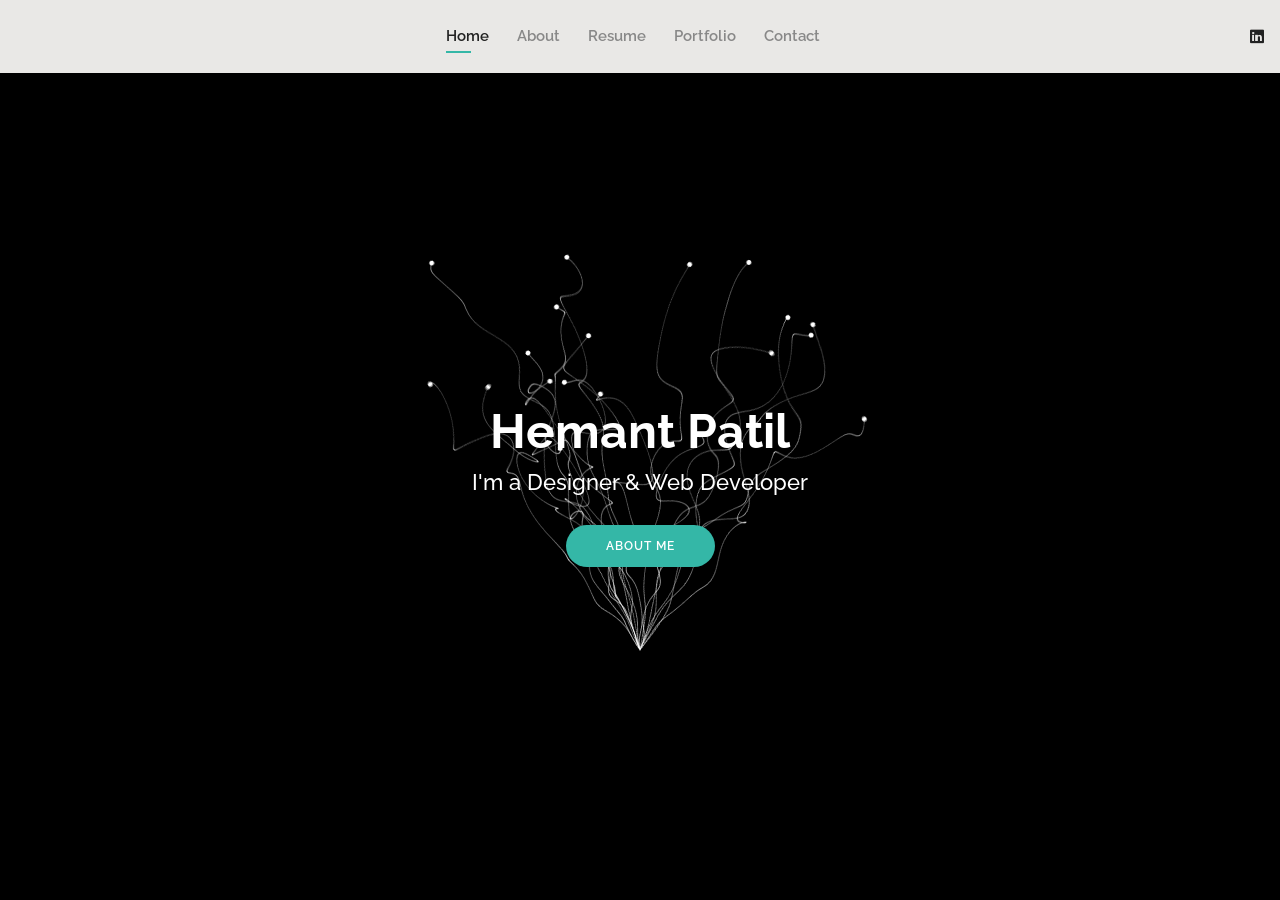
<file: H-Portfolio/index.html>
<!DOCTYPE html><!---hefkhwkhf-->
<html lang="en">

<head>
  <meta charset="utf-8">
  <meta content="width=device-width, initial-scale=1.0" name="viewport">

  <title>Hemant Portfolio - Index</title>
  <meta content="" name="description">
  <meta content="" name="keywords">

  <!-- Favicons -->
  

  <!-- Google Fonts -->
  <link href="https://fonts.googleapis.com/css?family=Open+Sans:300,300i,400,400i,600,600i,700,700i|Raleway:300,300i,400,400i,500,500i,600,600i,700,700i|Poppins:300,300i,400,400i,500,500i,600,600i,700,700i" rel="stylesheet">

  <!-- Vendor CSS Files -->
  <link href="assets/vendor/bootstrap/css/bootstrap.min.css" rel="stylesheet">
  <link href="assets/vendor/icofont/icofont.min.css" rel="stylesheet">
  <link href="assets/vendor/owl.carousel/assets/owl.carousel.min.css" rel="stylesheet">
  <link href="assets/vendor/boxicons/css/boxicons.min.css" rel="stylesheet">
  <link href="assets/vendor/venobox/venobox.css" rel="stylesheet">
  <link href="assets/vendor/aos/aos.css" rel="stylesheet">

  <!-- Template Main CSS File -->
  <link href="assets/css/style.css" rel="stylesheet">

  <!-- =======================================================
  * Template Name: Kelly - v2.1.1
  * Template URL: https://bootstrapmade.com/kelly-free-bootstrap-cv-resume-html-template/
  * Author: BootstrapMade.com
  * License: https://bootstrapmade.com/license/
  ======================================================== -->
</head>

<body>

  <!-- ======= Header ======= -->
  <header id="header" class="fixed-top">
    <div class="container-fluid d-flex justify-content-between align-items-center">

      <h1 class="logo"><a href="index.html"></a></h1>
      <!-- Uncomment below if you prefer to use an image logo -->
      <!-- <a href="index.html" class="logo"><img src="assets/img/logo.png" alt="" class="img-fluid"></a>-->

      <nav class="nav-menu d-none d-lg-block">
        <ul>
          <li class="active"><a href="index.html">Home</a></li>
          <li><a href="about.html">About</a></li>
          <li><a href="resume.html">Resume</a></li>
          <li><a href="portfolio.html">Portfolio</a></li>
          <li><a href="contact.html">Contact</a></li>
        </ul>
      </nav><!-- .nav-menu -->

      <div class="header-social-links">
        <a href="#" class="linkedin"><i class="icofont-linkedin"></i></i></a>
      </div>

    </div>

  </header><!-- End Header -->

  <!-- ======= Hero Section ======= -->
  <section id="hero" class="d-flex align-items-center">   

    <div class="container d-flex flex-column align-items-center" data-aos="zoom-in" data-aos-delay="100">
      <h1>Hemant Patil</h1>
      <h2>I'm a Designer & Web Developer</h2>
      <a href="about.html" class="btn-about">About Me</a>
    </div>
  </section><!-- End Hero -->

  

  <div id="preloader"></div>
  <a href="#" class="back-to-top"><i class="bx bx-up-arrow-alt"></i></a>

  <!-- Vendor JS Files -->
  <script src="assets/vendor/jquery/jquery.min.js"></script>
  <script src="assets/vendor/bootstrap/js/bootstrap.bundle.min.js"></script>
  <script src="assets/vendor/jquery.easing/jquery.easing.min.js"></script>
  <script src="assets/vendor/php-email-form/validate.js"></script>
  <script src="assets/vendor/waypoints/jquery.waypoints.min.js"></script>
  <script src="assets/vendor/counterup/counterup.min.js"></script>
  <script src="assets/vendor/owl.carousel/owl.carousel.min.js"></script>
  <script src="assets/vendor/isotope-layout/isotope.pkgd.min.js"></script>
  <script src="assets/vendor/venobox/venobox.min.js"></script>
  <script src="assets/vendor/aos/aos.js"></script>

  <!-- Template Main JS File -->
  <script src="assets/js/main.js"></script>

</body>

</html>
</file>
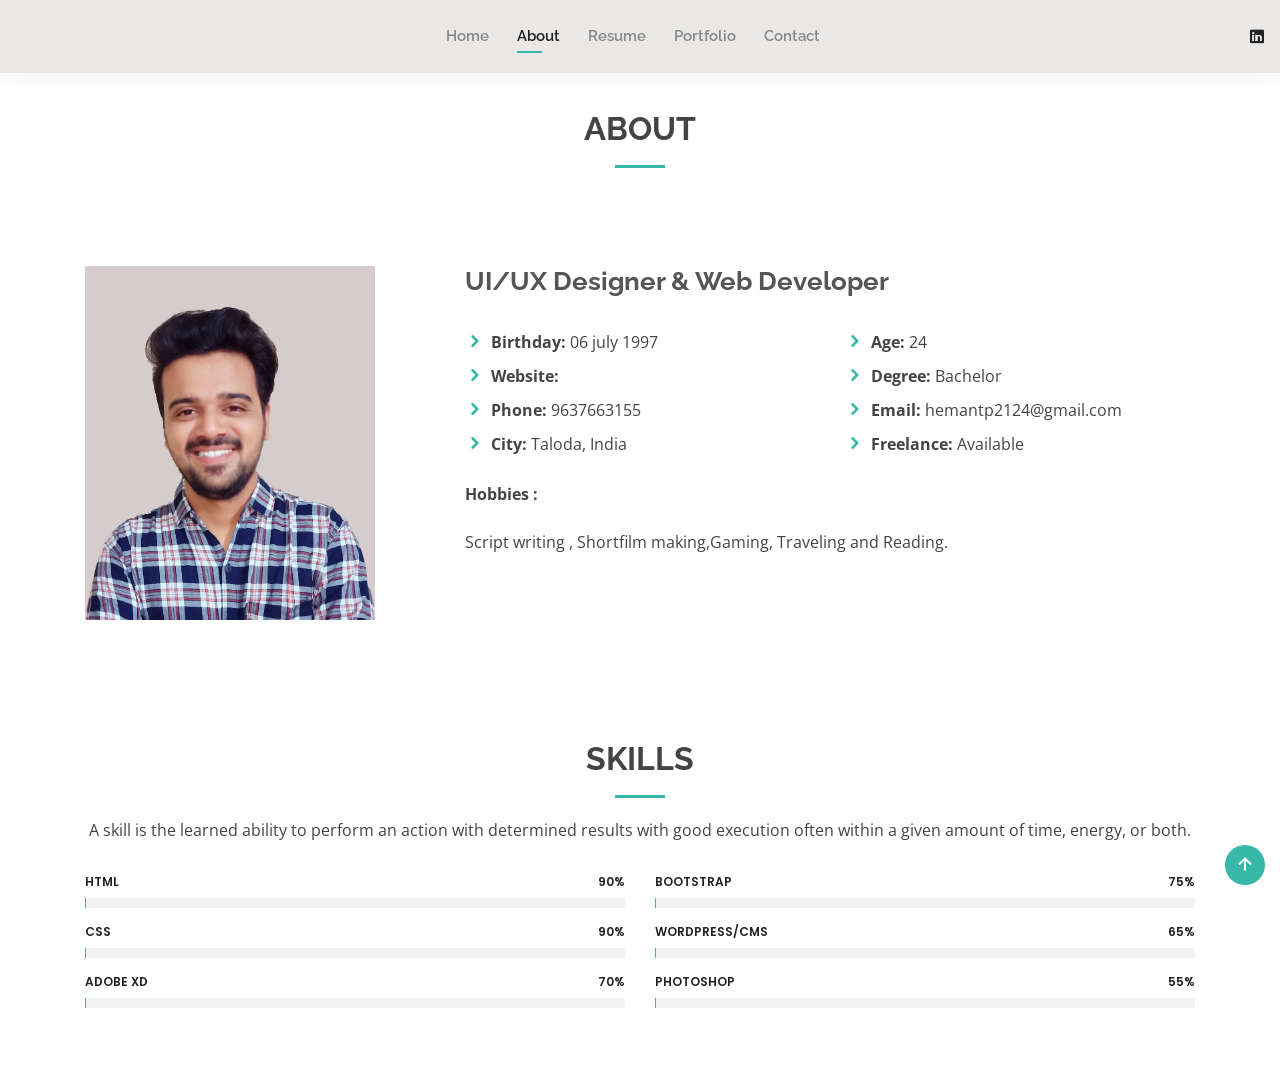
<file: H-Portfolio/about.html>
<!DOCTYPE html><!---ahhhsuvu--->
<html lang="en">

<head>
  <meta charset="utf-8">
  <meta content="width=device-width, initial-scale=1.0" name="viewport">

  <title>About - Hemant</title>
  <meta content="" name="description">
  <meta content="" name="keywords">

  <!-- Favicons -->
  

  <!-- Google Fonts -->
  <link href="https://fonts.googleapis.com/css?family=Open+Sans:300,300i,400,400i,600,600i,700,700i|Raleway:300,300i,400,400i,500,500i,600,600i,700,700i|Poppins:300,300i,400,400i,500,500i,600,600i,700,700i" rel="stylesheet">

  <!-- Vendor CSS Files -->
  <link href="assets/vendor/bootstrap/css/bootstrap.min.css" rel="stylesheet">
  <link href="assets/vendor/icofont/icofont.min.css" rel="stylesheet">
  <link href="assets/vendor/owl.carousel/assets/owl.carousel.min.css" rel="stylesheet">
  <link href="assets/vendor/boxicons/css/boxicons.min.css" rel="stylesheet">
  <link href="assets/vendor/venobox/venobox.css" rel="stylesheet">
  <link href="assets/vendor/aos/aos.css" rel="stylesheet">

  <!-- Template Main CSS File -->
  <link href="assets/css/style.css" rel="stylesheet">

  <!-- =======================================================
  * Template Name: Kelly - v2.1.1
  * Template URL: https://bootstrapmade.com/kelly-free-bootstrap-cv-resume-html-template/
  * Author: BootstrapMade.com
  * License: https://bootstrapmade.com/license/
  ======================================================== -->
</head>

<body>

  <!-- ======= Header ======= -->
  <header id="header" class="fixed-top">
    <div class="container-fluid d-flex justify-content-between align-items-center">

      <h1 class="logo"><a href="index.html"></a></h1>
      <!-- Uncomment below if you prefer to use an image logo -->
      <!-- <a href="index.html" class="logo"><img src="assets/img/logo.png" alt="" class="img-fluid"></a>-->

      <nav class="nav-menu d-none d-lg-block">
        <ul>
          <li><a href="index.html">Home</a></li>
          <li class="active"><a href="about.html">About</a></li>
          <li><a href="resume.html">Resume</a></li>
          <li><a href="portfolio.html">Portfolio</a></li>
          <li><a href="contact.html">Contact</a></li>
        </ul>
      </nav><!-- .nav-menu -->

      <div class="header-social-links">
        <a href="https://www.linkedin.com/in/shubham-patil-237600217" class="linkedin"><i class="icofont-linkedin"></i></i></a>
      </div>

    </div>

  </header><!-- End Header -->

  <main id="main">

    <!-- ======= About Section ======= -->
    <section id="about" class="about">
      <div class="container" data-aos="fade-up">

        <div class="section-title">
          <h2>About</h2><br>
          
        </div><br>

        <div class="row">
          <div class="col-lg-4">
            <img class="img-fluid" src="assets/img/Closup-2.jpg" alt="" width="290" height="100">
          </div>
          <div class="col-lg-8 pt-4 pt-lg-0 content">
            <h3>UI/UX Designer & Web Developer</h3><br>
            <div class="row">
              <div class="col-lg-6">
                <ul>
                  <li><i class="icofont-rounded-right"></i> <strong>Birthday:</strong> 06 july 1997</li>
                  <li><i class="icofont-rounded-right"></i> <strong>Website:</strong> </li>
                  <li><i class="icofont-rounded-right"></i> <strong>Phone:</strong> 9637663155</li>
                  <li><i class="icofont-rounded-right"></i> <strong>City:</strong> Taloda, India</li>
                </ul>
              </div>
              <div class="col-lg-6">
                <ul>
                  <li><i class="icofont-rounded-right"></i> <strong>Age:</strong> 24</li>
                  <li><i class="icofont-rounded-right"></i> <strong>Degree:</strong> Bachelor</li>
                  <li><i class="icofont-rounded-right"></i> <strong>Email:</strong> hemantp2124@gmail.com</li>
                  <li><i class="icofont-rounded-right"></i> <strong>Freelance:</strong> Available</li>
                </ul>
              </div>
            </div>
            <p>
              <strong>Hobbies :</strong><br><br>
              Script writing , Shortfilm making,Gaming, Traveling and Reading.
            </p>
          </div>
        </div>

      </div>
    </section><!-- End About Section -->

    <!-- ======= Skills Section ======= -->
    <section id="skills" class="skills">
      <div class="container" data-aos="fade-up">

        <div class="section-title">
          <h2>Skills</h2>
          <p>A skill is the learned ability to perform an action with determined results with good execution often within a given amount of time, energy, or both.</p>
        </div>

        <div class="row skills-content">

          <div class="col-lg-6">

            <div class="progress">
              <span class="skill">HTML <i class="val">90%</i></span>
              <div class="progress-bar-wrap">
                <div class="progress-bar" role="progressbar" aria-valuenow="90" aria-valuemin="0" aria-valuemax="100"></div>
              </div>
            </div>

            <div class="progress">
              <span class="skill">CSS <i class="val">90%</i></span>
              <div class="progress-bar-wrap">
                <div class="progress-bar" role="progressbar" aria-valuenow="90"  aria-valuemax="100"></div>
              </div>
            </div>

            <div class="progress">
              <span class="skill">Adobe XD <i class="val">70%</i></span>
              <div class="progress-bar-wrap">
                <div class="progress-bar" role="progressbar" aria-valuenow="70"  aria-valuemax="100"></div>
              </div>
            </div>

          </div>

          <div class="col-lg-6">

            <div class="progress">
              <span class="skill">Bootstrap <i class="val">75%</i></span>
              <div class="progress-bar-wrap">
                <div class="progress-bar" role="progressbar" aria-valuenow="75"  aria-valuemax="100"></div>
              </div>
            </div>

            <div class="progress">
              <span class="skill">WordPress/CMS <i class="val">65%</i></span>
              <div class="progress-bar-wrap">
                <div class="progress-bar" role="progressbar" aria-valuenow="65" aria-valuemax="100"></div>
              </div>
            </div>

            <div class="progress">
              <span class="skill">Photoshop <i class="val">55%</i></span>
              <div class="progress-bar-wrap">
                <div class="progress-bar" role="progressbar" aria-valuenow="55" aria-valuemax="100"></div>
              </div>
            </div>

          </div>

        </div>

      </div>
    </section><!-- End Skills Section -->

   

  <div id="preloader"></div>
  <a href="#" class="back-to-top"><i class="bx bx-up-arrow-alt"></i></a>

  <!-- Vendor JS Files -->
  <script src="assets/vendor/jquery/jquery.min.js"></script>
  <script src="assets/vendor/bootstrap/js/bootstrap.bundle.min.js"></script>
  <script src="assets/vendor/jquery.easing/jquery.easing.min.js"></script>
  <script src="assets/vendor/php-email-form/validate.js"></script>
  <script src="assets/vendor/waypoints/jquery.waypoints.min.js"></script>
  <script src="assets/vendor/counterup/counterup.min.js"></script>
  <script src="assets/vendor/owl.carousel/owl.carousel.min.js"></script>
  <script src="assets/vendor/isotope-layout/isotope.pkgd.min.js"></script>
  <script src="assets/vendor/venobox/venobox.min.js"></script>
  <script src="assets/vendor/aos/aos.js"></script>

  <!-- Template Main JS File -->
  <script src="assets/js/main.js"></script>

</body>

</html>
</file>
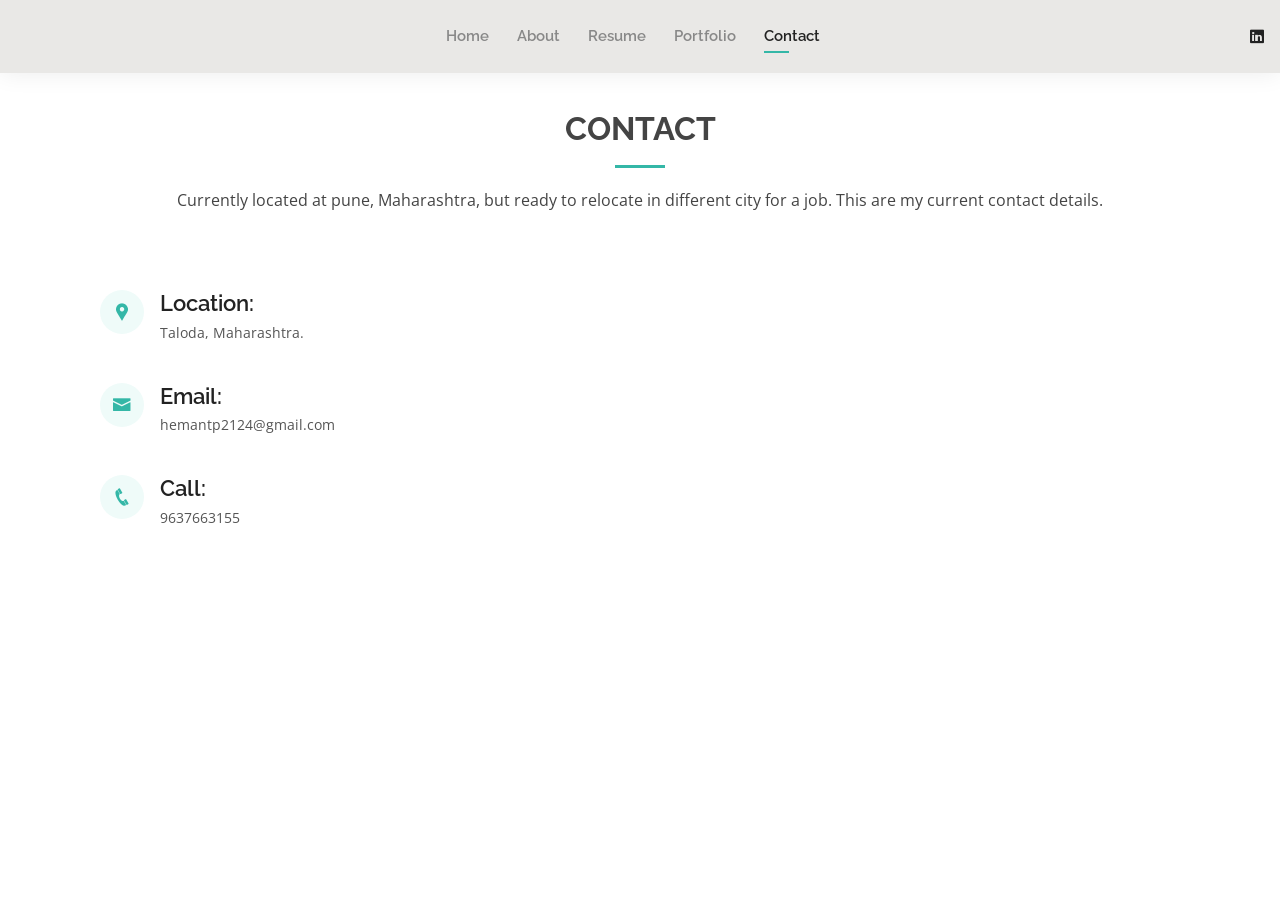
<file: H-Portfolio/contact.html>
<!DOCTYPE html>
<html lang="en">

<head>
  <meta charset="utf-8">
  <meta content="width=device-width, initial-scale=1.0" name="viewport">

  <title>Contact - Hemant</title>
  <meta content="" name="description">
  <meta content="" name="keywords">

  <!-- Favicons -->
  <link href="assets/img/favicon.png" rel="icon">
  <link href="assets/img/apple-touch-icon.png" rel="apple-touch-icon">

  <!-- Google Fonts -->
  <link href="https://fonts.googleapis.com/css?family=Open+Sans:300,300i,400,400i,600,600i,700,700i|Raleway:300,300i,400,400i,500,500i,600,600i,700,700i|Poppins:300,300i,400,400i,500,500i,600,600i,700,700i" rel="stylesheet">

  <!-- Vendor CSS Files -->
  <link href="assets/vendor/bootstrap/css/bootstrap.min.css" rel="stylesheet">
  <link href="assets/vendor/icofont/icofont.min.css" rel="stylesheet">
  <link href="assets/vendor/owl.carousel/assets/owl.carousel.min.css" rel="stylesheet">
  <link href="assets/vendor/boxicons/css/boxicons.min.css" rel="stylesheet">
  <link href="assets/vendor/venobox/venobox.css" rel="stylesheet">
  <link href="assets/vendor/aos/aos.css" rel="stylesheet">

  <!-- Template Main CSS File -->
  <link href="assets/css/style.css" rel="stylesheet">

  <!-- =======================================================
  * Template Name: Kelly - v2.1.1
  * Template URL: https://bootstrapmade.com/kelly-free-bootstrap-cv-resume-html-template/
  * Author: BootstrapMade.com
  * License: https://bootstrapmade.com/license/
  ======================================================== -->
</head>

<body>

  <!-- ======= Header ======= -->
  <header id="header" class="fixed-top">
    <div class="container-fluid d-flex justify-content-between align-items-center">

      <h1 class="logo"><a href="index.html"></a></h1>
      <!-- Uncomment below if you prefer to use an image logo -->
      <!-- <a href="index.html" class="logo"><img src="assets/img/logo.png" alt="" class="img-fluid"></a>-->

      <nav class="nav-menu d-none d-lg-block">
        <ul>
          <li><a href="index.html">Home</a></li>
          <li><a href="about.html">About</a></li>
          <li><a href="resume.html">Resume</a></li>
          <!--li><a href="services.html">Services</a></li-->
          <li><a href="portfolio.html">Portfolio</a></li>
          <li class="active"><a href="contact.html">Contact</a></li>
        </ul>
      </nav><!-- .nav-menu -->

      <div class="header-social-links">
        <a href="#" class="linkedin"><i class="icofont-linkedin"></i></i></a>
      </div>

    </div>

  </header><!-- End Header -->

  <main id="main">

    <!-- ======= Contact Section ======= -->
    <section id="contact" class="contact">
      <div class="container" data-aos="fade-up">

        <div class="section-title">
          <h2>Contact</h2>
          <p>Currently located at pune, Maharashtra, but ready to relocate in different city for a job. This are my current contact details.</p>
        </div>

        <!--div>
          <iframe style="border:0; width: 100%; height: 270px;" src="https://www.google.com/maps/embed?pb=!1m18!1m12!1m3!1d119981.26415210452!2d73.73344040889104!3d19.991110620305605!2m3!1f0!2f0!3f0!3m2!1i1024!2i768!4f13.1!3m3!1m2!1s0x3bddd290b09914b3%3A0xcb07845d9d28215c!2sNashik%2C%20Maharashtra!5e0!3m2!1sen!2sin!4v1624355312429!5m2!1sen!2sin" frameborder="0" allowfullscreen></iframe>
        </div-->

        <div class="row mt-5" style="margin: 50px auto;">

          <div class="col-lg-4">
            <div class="info">
              <div class="address">
                <i class="icofont-google-map"></i>
                <h4>Location:</h4>
                <p>Taloda, Maharashtra.</p>
              </div>

              <div class="email">
                <i class="icofont-envelope"></i>
                <h4>Email:</h4>
                <p>hemantp2124@gmail.com</p>
              </div>

              <div class="phone">
                <i class="icofont-phone"></i>
                <h4>Call:</h4>
                <p>9637663155</p>
              </div>

            </div>

          </div>

          

        </div>

      </div>
    </section><!-- End Contact Section -->

  </main><!-- End #main -->

  <!-- ======= Footer ======= --
  <footer id="footer">
    <div class="container">
      <div class="copyright">
        &copy; Copyright <strong><span>Kelly</span></strong>. All Rights Reserved
      </div>
      <div class="credits">
        <!-- All the links in the footer should remain intact. -->
        <!-- You can delete the links only if you purchased the pro version. -->
        <!-- Licensing information: https://bootstrapmade.com/license/ -->
        <!-- Purchase the pro version with working PHP/AJAX contact form: https://bootstrapmade.com/kelly-free-bootstrap-cv-resume-html-template/ --
        Designed by <a href="https://bootstrapmade.com/">BootstrapMade</a>
      </div>
    </div>
  </footer><!-- End  Footer -->

  <div id="preloader"></div>
  <a href="#" class="back-to-top"><i class="bx bx-up-arrow-alt"></i></a>

  <!-- Vendor JS Files -->
  <script src="assets/vendor/jquery/jquery.min.js"></script>
  <script src="assets/vendor/bootstrap/js/bootstrap.bundle.min.js"></script>
  <script src="assets/vendor/jquery.easing/jquery.easing.min.js"></script>
  <script src="assets/vendor/php-email-form/validate.js"></script>
  <script src="assets/vendor/waypoints/jquery.waypoints.min.js"></script>
  <script src="assets/vendor/counterup/counterup.min.js"></script>
  <script src="assets/vendor/owl.carousel/owl.carousel.min.js"></script>
  <script src="assets/vendor/isotope-layout/isotope.pkgd.min.js"></script>
  <script src="assets/vendor/venobox/venobox.min.js"></script>
  <script src="assets/vendor/aos/aos.js"></script>

  <!-- Template Main JS File -->
  <script src="assets/js/main.js"></script>

</body>

</html>
</file>
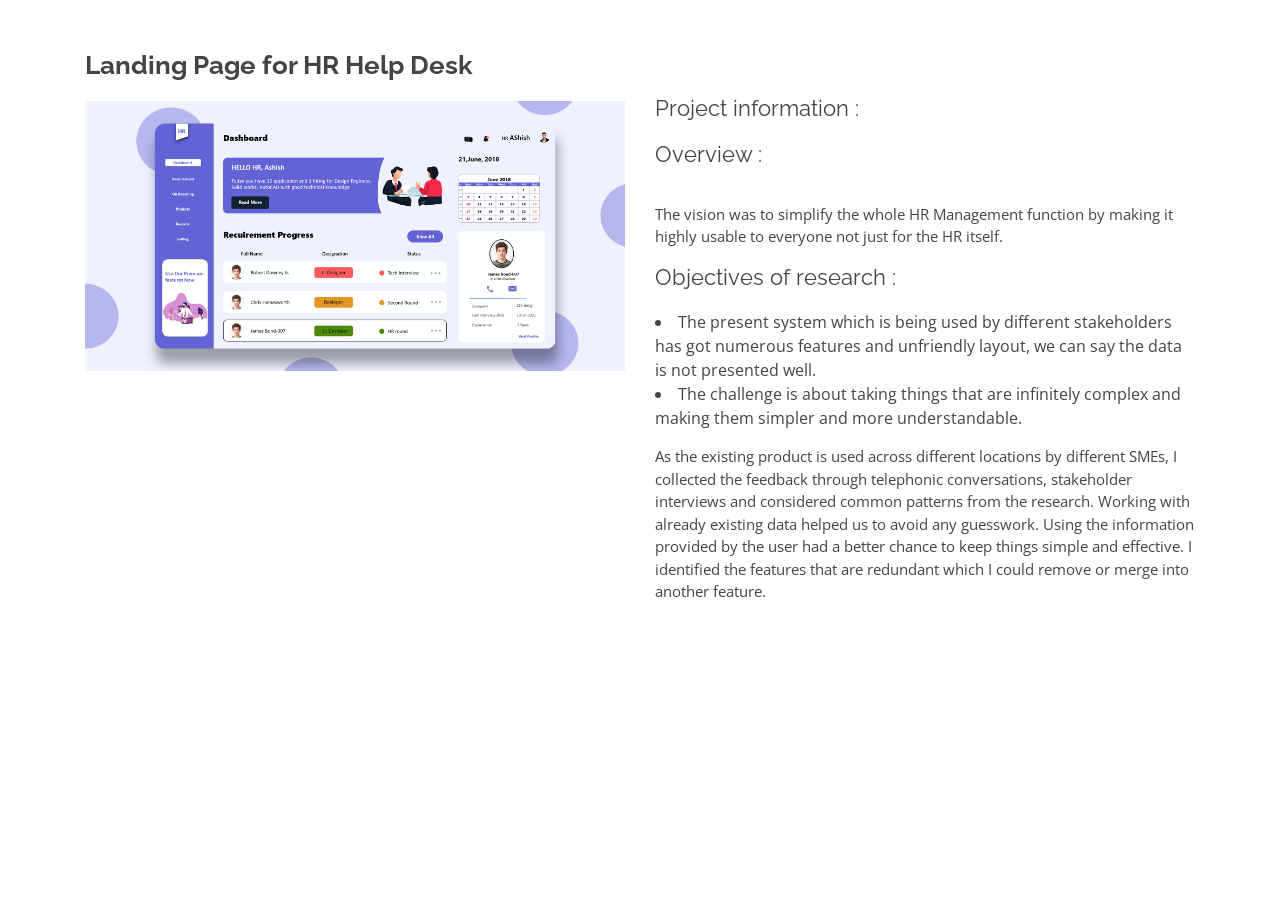
<file: H-Portfolio/portfolio-details-hr.html>
<!DOCTYPE html>
<html lang="en">

<head>
  <meta charset="utf-8">
  <meta content="width=device-width, initial-scale=1.0" name="viewport">

  <title>Portfolio Details - Shubham</title>
  <meta content="" name="description">
  <meta content="" name="keywords">

  <!-- Favicons -->
  <link href="assets/img/favicon.png" rel="icon">
  <link href="assets/img/apple-touch-icon.png" rel="apple-touch-icon">

  <!-- Google Fonts -->
  <link href="https://fonts.googleapis.com/css?family=Open+Sans:300,300i,400,400i,600,600i,700,700i|Raleway:300,300i,400,400i,500,500i,600,600i,700,700i|Poppins:300,300i,400,400i,500,500i,600,600i,700,700i" rel="stylesheet">

  <!-- Vendor CSS Files -->
  <link href="assets/vendor/bootstrap/css/bootstrap.min.css" rel="stylesheet">
  <link href="assets/vendor/icofont/icofont.min.css" rel="stylesheet">
  <link href="assets/vendor/owl.carousel/assets/owl.carousel.min.css" rel="stylesheet">
  <link href="assets/vendor/boxicons/css/boxicons.min.css" rel="stylesheet">
  <link href="assets/vendor/venobox/venobox.css" rel="stylesheet">
  <link href="assets/vendor/aos/aos.css" rel="stylesheet">

  <!-- Template Main CSS File -->
  <link href="assets/css/style.css" rel="stylesheet">

  <!-- =======================================================
  * Template Name: Kelly - v2.1.1
  * Template URL: https://bootstrapmade.com/kelly-free-bootstrap-cv-resume-html-template/
  * Author: BootstrapMade.com
  * License: https://bootstrapmade.com/license/
  ======================================================== -->
</head>

<body>

  <main id="main">

    <!-- ======= Portfolio Details Section ======= -->
    <section id="portfolio-details-LP1" class="portfolio-details">
      <div class="container">

        <div class="row">

          <div class="col-sm-6">
            <h2 class="portfolio-title">Landing Page for HR Help Desk</h2>
            <div class="owl-carousel portfolio-details-carousel">
              <img src="assets/img/portfolio/Dashboard-1.jpg" class="img-fluid" alt="">
            </div>
          </div>

          <div class="col-sm-6 portfolio-info">
            <h3>Project information :</h3>
            <h3>Overview :</h3>
            <p>The vision was to simplify the whole HR Management function by making it highly usable to everyone not just for the HR itself.</p>
            <h3>Objectives of research :</h3>
            <li>The present system which is being used by different stakeholders has got numerous features and unfriendly layout, we can say the data is not presented well.</li>
            <li>The challenge is about taking things that are infinitely complex and making them simpler and more understandable.</li>
            <p>As the existing product is used across different locations by different SMEs, I collected the feedback through telephonic conversations, stakeholder interviews and considered common patterns from the research. Working with already existing data helped us to avoid any guesswork. Using the information provided by the user had a better chance to keep things simple and effective. I identified the features that are redundant which I could remove or merge into another feature.</p>
          </div>

        </div>

      </div>
    </section><!-- End Portfolio Details Section -->

  </main><!-- End #main -->

  <div id="preloader"></div>
  <a href="#" class="back-to-top"><i class="bx bx-up-arrow-alt"></i></a>

  <!-- Vendor JS Files -->
  <script src="assets/vendor/jquery/jquery.min.js"></script>
  <script src="assets/vendor/bootstrap/js/bootstrap.bundle.min.js"></script>
  <script src="assets/vendor/jquery.easing/jquery.easing.min.js"></script>
  <script src="assets/vendor/php-email-form/validate.js"></script>
  <script src="assets/vendor/waypoints/jquery.waypoints.min.js"></script>
  <script src="assets/vendor/counterup/counterup.min.js"></script>
  <script src="assets/vendor/owl.carousel/owl.carousel.min.js"></script>
  <script src="assets/vendor/isotope-layout/isotope.pkgd.min.js"></script>
  <script src="assets/vendor/venobox/venobox.min.js"></script>
  <script src="assets/vendor/aos/aos.js"></script>

  <!-- Template Main JS File -->
  <script src="assets/js/main.js"></script>

</body>

</html>
</file>
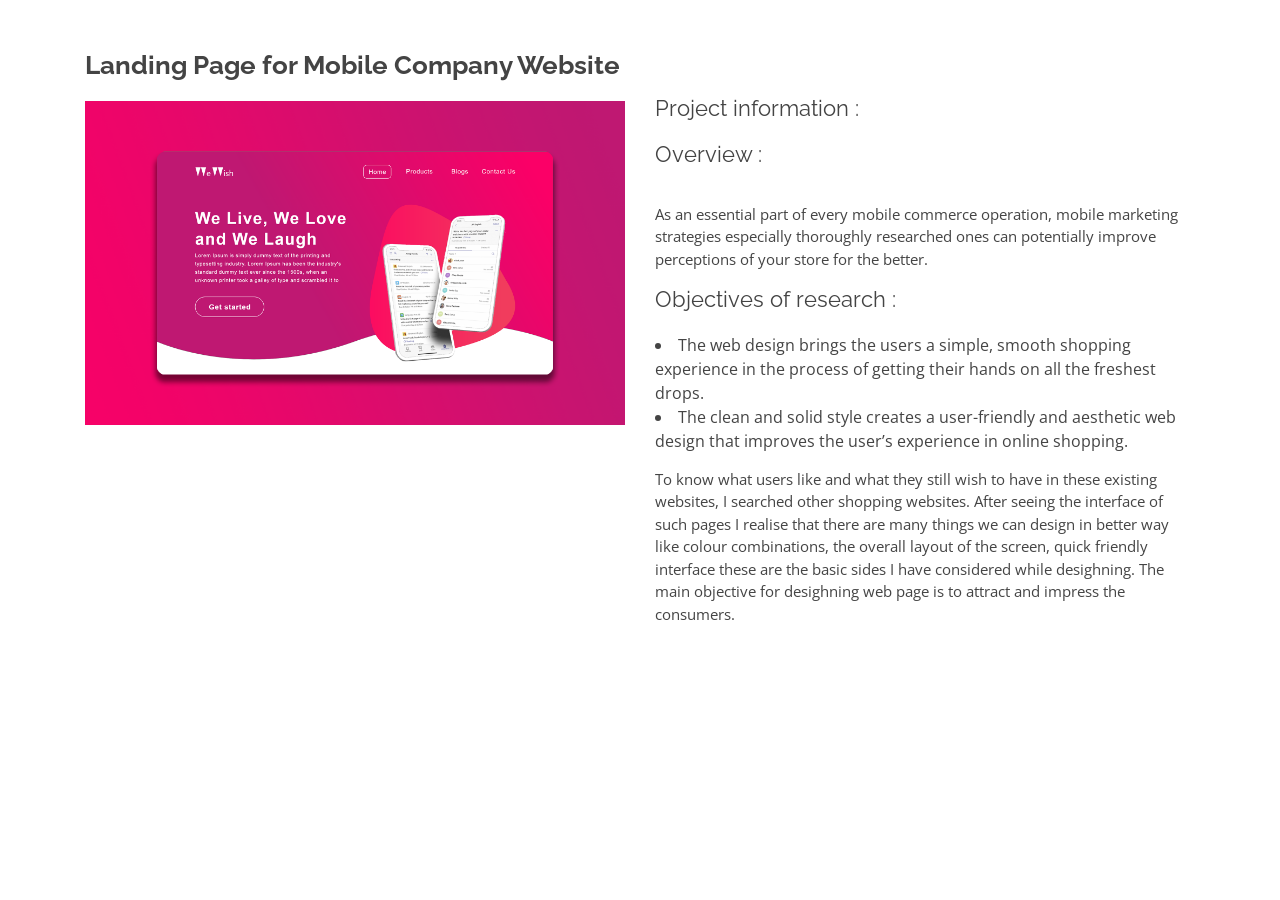
<file: H-Portfolio/portfolio-details-LP1.html>
<!DOCTYPE html>
<html lang="en">

<head>
  <meta charset="utf-8">
  <meta content="width=device-width, initial-scale=1.0" name="viewport">

  <title>Portfolio Details - Shubham</title>
  <meta content="" name="description">
  <meta content="" name="keywords">

  <!-- Favicons -->
  <link href="assets/img/favicon.png" rel="icon">
  <link href="assets/img/apple-touch-icon.png" rel="apple-touch-icon">

  <!-- Google Fonts -->
  <link href="https://fonts.googleapis.com/css?family=Open+Sans:300,300i,400,400i,600,600i,700,700i|Raleway:300,300i,400,400i,500,500i,600,600i,700,700i|Poppins:300,300i,400,400i,500,500i,600,600i,700,700i" rel="stylesheet">

  <!-- Vendor CSS Files -->
  <link href="assets/vendor/bootstrap/css/bootstrap.min.css" rel="stylesheet">
  <link href="assets/vendor/icofont/icofont.min.css" rel="stylesheet">
  <link href="assets/vendor/owl.carousel/assets/owl.carousel.min.css" rel="stylesheet">
  <link href="assets/vendor/boxicons/css/boxicons.min.css" rel="stylesheet">
  <link href="assets/vendor/venobox/venobox.css" rel="stylesheet">
  <link href="assets/vendor/aos/aos.css" rel="stylesheet">

  <!-- Template Main CSS File -->
  <link href="assets/css/style.css" rel="stylesheet">

  <!-- =======================================================
  * Template Name: Kelly - v2.1.1
  * Template URL: https://bootstrapmade.com/kelly-free-bootstrap-cv-resume-html-template/
  * Author: BootstrapMade.com
  * License: https://bootstrapmade.com/license/
  ======================================================== -->
</head>

<body>

  <main id="main">

    <!-- ======= Portfolio Details Section ======= -->
    <section id="portfolio-details-LP1" class="portfolio-details">
      <div class="container">

        <div class="row">

          <div class="col-sm-6">
            <h2 class="portfolio-title">Landing Page for Mobile Company Website</h2>
            <div class="owl-carousel portfolio-details-carousel">
              <img src="assets/img/portfolio/Sample-1.png" class="img-fluid" alt="">
            </div>
          </div>

          <div class="col-sm-6 portfolio-info">
            <h3>Project information :</h3>
            <h3>Overview :</h3>
            <p>As an essential part of every mobile commerce operation, mobile marketing strategies especially thoroughly researched ones can potentially improve perceptions of your store for the better. </p>
            <h3>Objectives of research :</h3>
            <li>The web design brings the users a simple, smooth shopping experience in the process of getting their hands on all the freshest drops.</li>
            <li>The clean and solid style creates a user-friendly and aesthetic web design that improves the user’s experience in online shopping.</li>
            <p>To know what users like and what they still wish to have in these existing websites, I searched other shopping websites. After seeing the interface of such pages I realise that there are many things we can design in better way like colour combinations, the overall layout of the screen, quick friendly interface these are the basic sides I have considered while desighning. The main objective for desighning web page is to attract and impress the consumers.</p>
          </div>

        </div>

      </div>
    </section><!-- End Portfolio Details Section -->

  </main><!-- End #main -->

  <div id="preloader"></div>
  <a href="#" class="back-to-top"><i class="bx bx-up-arrow-alt"></i></a>

  <!-- Vendor JS Files -->
  <script src="assets/vendor/jquery/jquery.min.js"></script>
  <script src="assets/vendor/bootstrap/js/bootstrap.bundle.min.js"></script>
  <script src="assets/vendor/jquery.easing/jquery.easing.min.js"></script>
  <script src="assets/vendor/php-email-form/validate.js"></script>
  <script src="assets/vendor/waypoints/jquery.waypoints.min.js"></script>
  <script src="assets/vendor/counterup/counterup.min.js"></script>
  <script src="assets/vendor/owl.carousel/owl.carousel.min.js"></script>
  <script src="assets/vendor/isotope-layout/isotope.pkgd.min.js"></script>
  <script src="assets/vendor/venobox/venobox.min.js"></script>
  <script src="assets/vendor/aos/aos.js"></script>

  <!-- Template Main JS File -->
  <script src="assets/js/main.js"></script>

</body>

</html>
</file>
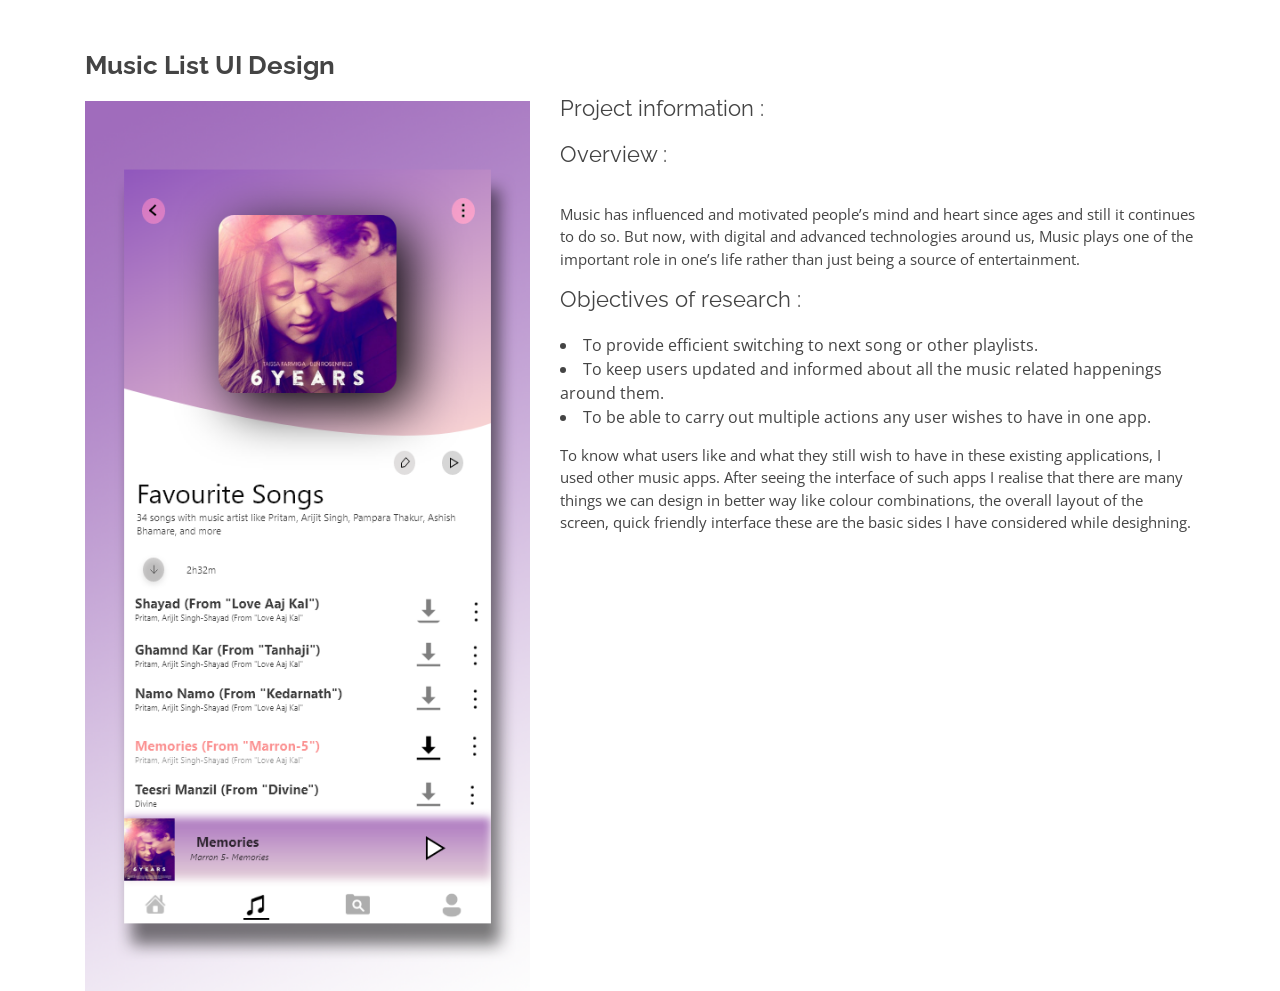
<file: H-Portfolio/portfolio-details-music.html>
<!DOCTYPE html>
<html lang="en">

<head>
  <meta charset="utf-8">
  <meta content="width=device-width, initial-scale=1.0" name="viewport">

  <title>Portfolio Details - Shubham</title>
  <meta content="" name="description">
  <meta content="" name="keywords">

  <!-- Favicons -->
  <link href="assets/img/favicon.png" rel="icon">
  <link href="assets/img/apple-touch-icon.png" rel="apple-touch-icon">

  <!-- Google Fonts -->
  <link href="https://fonts.googleapis.com/css?family=Open+Sans:300,300i,400,400i,600,600i,700,700i|Raleway:300,300i,400,400i,500,500i,600,600i,700,700i|Poppins:300,300i,400,400i,500,500i,600,600i,700,700i" rel="stylesheet">

  <!-- Vendor CSS Files -->
  <link href="assets/vendor/bootstrap/css/bootstrap.min.css" rel="stylesheet">
  <link href="assets/vendor/icofont/icofont.min.css" rel="stylesheet">
  <link href="assets/vendor/owl.carousel/assets/owl.carousel.min.css" rel="stylesheet">
  <link href="assets/vendor/boxicons/css/boxicons.min.css" rel="stylesheet">
  <link href="assets/vendor/venobox/venobox.css" rel="stylesheet">
  <link href="assets/vendor/aos/aos.css" rel="stylesheet">

  <!-- Template Main CSS File -->
  <link href="assets/css/style.css" rel="stylesheet">

  <!-- =======================================================
  * Template Name: Kelly - v2.1.1
  * Template URL: https://bootstrapmade.com/kelly-free-bootstrap-cv-resume-html-template/
  * Author: BootstrapMade.com
  * License: https://bootstrapmade.com/license/
  ======================================================== -->
</head>

<body>

  <main id="main">

    <!-- ======= Portfolio Details Section ======= -->
    <section id="portfolio-details" class="portfolio-details">
      <div class="container">

        <div class="row">

          <div class="col-sm-5">
            <h2 class="portfolio-title">Music List UI Design</h2>
            <div class="owl-carousel portfolio-details-carousel">
              <img src="assets/img/portfolio/Music-1.png" class="img-fluid" alt="">
            </div>
          </div>

          <div class="col-sm-7 portfolio-info">
            <h3>Project information :</h3> 
            <h3>Overview :</h3>
            <p>Music has influenced and motivated people’s mind and heart since ages and still it continues to do so. But now, with digital and advanced technologies around us, Music plays one of the important role in one’s life rather than just being a source of entertainment. 
            </p>
            <h3>Objectives of research :</h3>
            <li>To provide efficient switching to next song or other playlists.</li>
            <li>To keep users updated and informed about all the music related happenings around them.</li>
            <li>To be able to carry out multiple actions any user wishes to have in one app.</li>
            <p>To know what users like and what they still wish to have in these existing applications, I used other music apps. After seeing the interface of such apps I realise that there are many things we can design in better way like colour combinations, the overall layout of the screen, quick friendly interface these are the basic sides I have considered while desighning.</p>
          </div>

        </div>

      </div>
    </section><!-- End Portfolio Details Section -->

  </main><!-- End #main -->

  <div id="preloader"></div>
  <a href="#" class="back-to-top"><i class="bx bx-up-arrow-alt"></i></a>

  <!-- Vendor JS Files -->
  <script src="assets/vendor/jquery/jquery.min.js"></script>
  <script src="assets/vendor/bootstrap/js/bootstrap.bundle.min.js"></script>
  <script src="assets/vendor/jquery.easing/jquery.easing.min.js"></script>
  <script src="assets/vendor/php-email-form/validate.js"></script>
  <script src="assets/vendor/waypoints/jquery.waypoints.min.js"></script>
  <script src="assets/vendor/counterup/counterup.min.js"></script>
  <script src="assets/vendor/owl.carousel/owl.carousel.min.js"></script>
  <script src="assets/vendor/isotope-layout/isotope.pkgd.min.js"></script>
  <script src="assets/vendor/venobox/venobox.min.js"></script>
  <script src="assets/vendor/aos/aos.js"></script>

  <!-- Template Main JS File -->
  <script src="assets/js/main.js"></script>

</body>

</html>
</file>
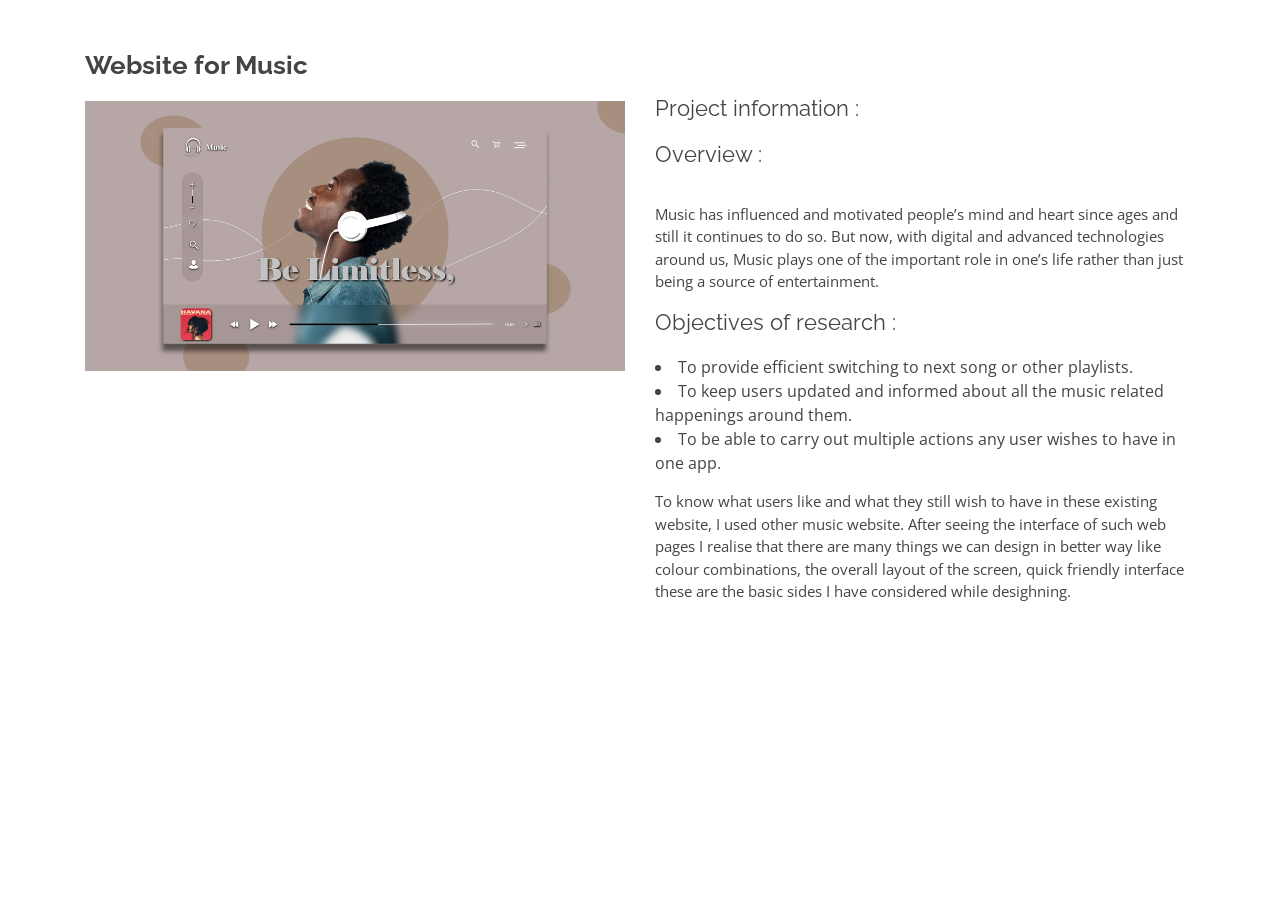
<file: H-Portfolio/portfolio-details-music1.html>
<!DOCTYPE html>
<html lang="en">

<head>
  <meta charset="utf-8">
  <meta content="width=device-width, initial-scale=1.0" name="viewport">

  <title>Portfolio Details - Shubham</title>
  <meta content="" name="description">
  <meta content="" name="keywords">

  <!-- Favicons -->
  <link href="assets/img/favicon.png" rel="icon">
  <link href="assets/img/apple-touch-icon.png" rel="apple-touch-icon">

  <!-- Google Fonts -->
  <link href="https://fonts.googleapis.com/css?family=Open+Sans:300,300i,400,400i,600,600i,700,700i|Raleway:300,300i,400,400i,500,500i,600,600i,700,700i|Poppins:300,300i,400,400i,500,500i,600,600i,700,700i" rel="stylesheet">

  <!-- Vendor CSS Files -->
  <link href="assets/vendor/bootstrap/css/bootstrap.min.css" rel="stylesheet">
  <link href="assets/vendor/icofont/icofont.min.css" rel="stylesheet">
  <link href="assets/vendor/owl.carousel/assets/owl.carousel.min.css" rel="stylesheet">
  <link href="assets/vendor/boxicons/css/boxicons.min.css" rel="stylesheet">
  <link href="assets/vendor/venobox/venobox.css" rel="stylesheet">
  <link href="assets/vendor/aos/aos.css" rel="stylesheet">

  <!-- Template Main CSS File -->
  <link href="assets/css/style.css" rel="stylesheet">

  <!-- =======================================================
  * Template Name: Kelly - v2.1.1
  * Template URL: https://bootstrapmade.com/kelly-free-bootstrap-cv-resume-html-template/
  * Author: BootstrapMade.com
  * License: https://bootstrapmade.com/license/
  ======================================================== -->
</head>

<body>

  <main id="main">

    <!-- ======= Portfolio Details Section ======= -->
    <section id="portfolio-details" class="portfolio-details">
      <div class="container">

        <div class="row">

          <div class="col-sm-6">
            <h2 class="portfolio-title">Website for Music</h2>
            <div class="owl-carousel portfolio-details-carousel">
              <img src="assets/img/portfolio/Web music-2.png" class="img-fluid" alt="">
            </div>
          </div>

          <div class="col-sm-6 portfolio-info">
            <h3>Project information :</h3> 
            <h3>Overview :</h3>
            <p>Music has influenced and motivated people’s mind and heart since ages and still it continues to do so. But now, with digital and advanced technologies around us, Music plays one of the important role in one’s life rather than just being a source of entertainment. 
            </p>
            <h3>Objectives of research :</h3>
            <li>To provide efficient switching to next song or other playlists.</li>
            <li>To keep users updated and informed about all the music related happenings around them.</li>
            <li>To be able to carry out multiple actions any user wishes to have in one app.</li>
            <p>To know what users like and what they still wish to have in these existing website, I used other music website. After seeing the interface of such web pages I realise that there are many things we can design in better way like colour combinations, the overall layout of the screen, quick friendly interface these are the basic sides I have considered while desighning.</p>
          </div>

        </div>

      </div>
    </section><!-- End Portfolio Details Section -->

  </main><!-- End #main -->

  <div id="preloader"></div>
  <a href="#" class="back-to-top"><i class="bx bx-up-arrow-alt"></i></a>

  <!-- Vendor JS Files -->
  <script src="assets/vendor/jquery/jquery.min.js"></script>
  <script src="assets/vendor/bootstrap/js/bootstrap.bundle.min.js"></script>
  <script src="assets/vendor/jquery.easing/jquery.easing.min.js"></script>
  <script src="assets/vendor/php-email-form/validate.js"></script>
  <script src="assets/vendor/waypoints/jquery.waypoints.min.js"></script>
  <script src="assets/vendor/counterup/counterup.min.js"></script>
  <script src="assets/vendor/owl.carousel/owl.carousel.min.js"></script>
  <script src="assets/vendor/isotope-layout/isotope.pkgd.min.js"></script>
  <script src="assets/vendor/venobox/venobox.min.js"></script>
  <script src="assets/vendor/aos/aos.js"></script>

  <!-- Template Main JS File -->
  <script src="assets/js/main.js"></script>

</body>

</html>
</file>
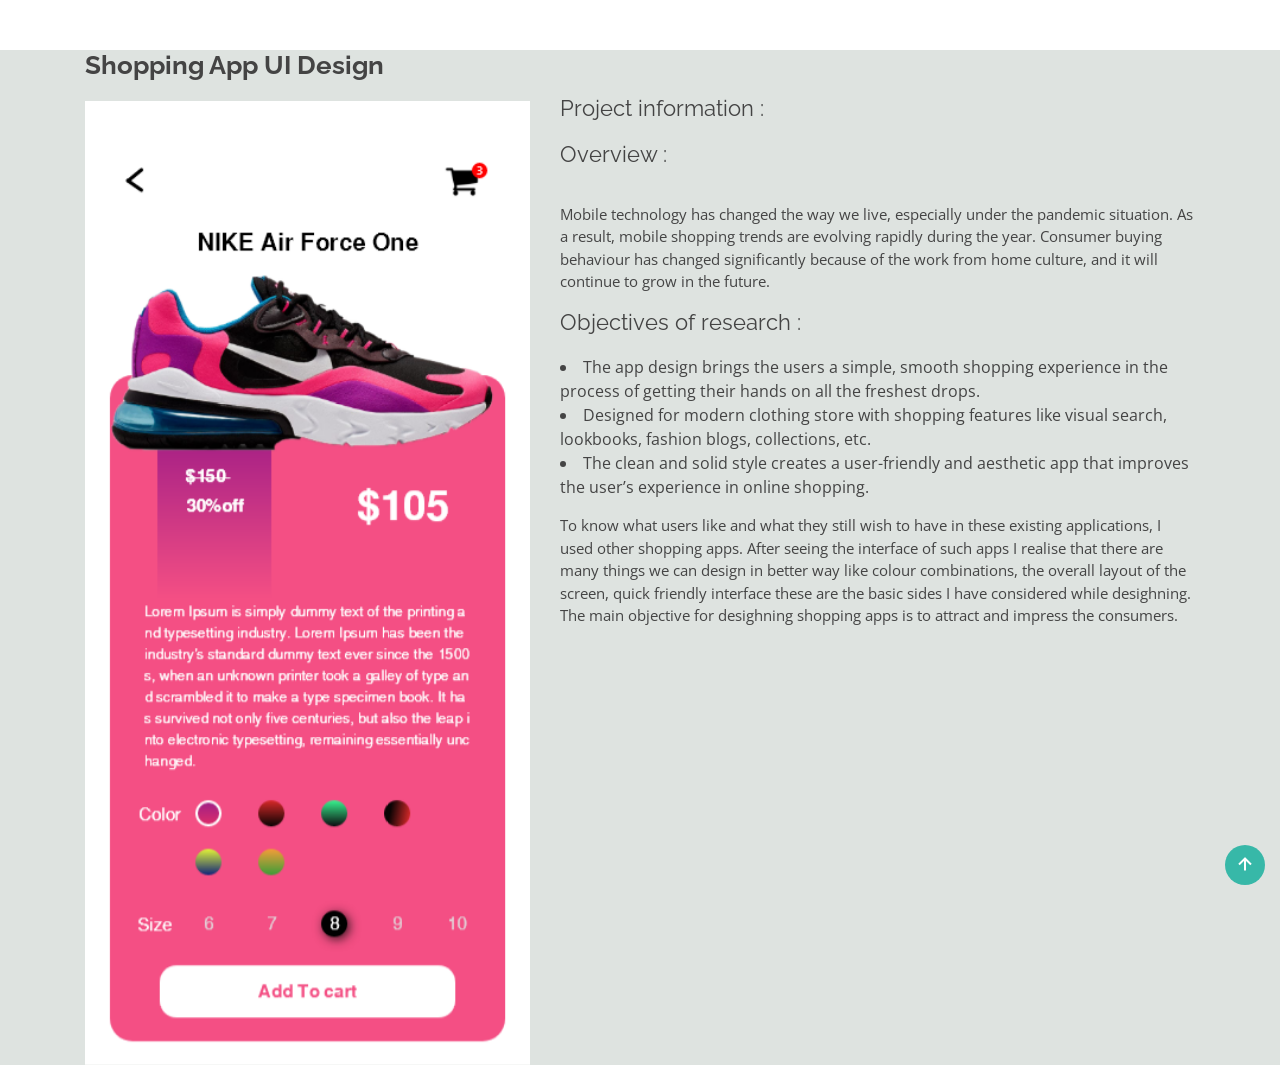
<file: H-Portfolio/portfolio-details-shopping 1.html>
<!DOCTYPE html>
<html lang="en">

<head>
  <meta charset="utf-8">
  <meta content="width=device-width, initial-scale=1.0" name="viewport">

  <title>Portfolio Details - Shubham</title>
  <meta content="" name="description">
  <meta content="" name="keywords">

  <!-- Favicons -->
  <link href="assets/img/favicon.png" rel="icon">
  <link href="assets/img/apple-touch-icon.png" rel="apple-touch-icon">

  <!-- Google Fonts -->
  <link href="https://fonts.googleapis.com/css?family=Open+Sans:300,300i,400,400i,600,600i,700,700i|Raleway:300,300i,400,400i,500,500i,600,600i,700,700i|Poppins:300,300i,400,400i,500,500i,600,600i,700,700i" rel="stylesheet">

  <!-- Vendor CSS Files -->
  <link href="assets/vendor/bootstrap/css/bootstrap.min.css" rel="stylesheet">
  <link href="assets/vendor/icofont/icofont.min.css" rel="stylesheet">
  <link href="assets/vendor/owl.carousel/assets/owl.carousel.min.css" rel="stylesheet">
  <link href="assets/vendor/boxicons/css/boxicons.min.css" rel="stylesheet">
  <link href="assets/vendor/venobox/venobox.css" rel="stylesheet">
  <link href="assets/vendor/aos/aos.css" rel="stylesheet">

  <!-- Template Main CSS File -->
  <link href="assets/css/style.css" rel="stylesheet">

  <!-- =======================================================
  * Template Name: Kelly - v2.1.1
  * Template URL: https://bootstrapmade.com/kelly-free-bootstrap-cv-resume-html-template/
  * Author: BootstrapMade.com
  * License: https://bootstrapmade.com/license/
  ======================================================== -->
</head>

<body>

  <main id="main">

    <!-- ======= Portfolio Details Section ======= -->
    <section id="portfolio-details" class="portfolio-details" style="background-color: #dee3e0; z-index: inherit; ">
      <div class="container">

        <div class="row">

          <div class="col-sm-5">
            <h2 class="portfolio-title">Shopping App UI Design</h2>
            <div class="owl-carousel portfolio-details-carousel">
              <img src="assets/img/portfolio/iPhone X, XS, 11 Pro – 2.png" class="img-fluid" alt="">
            </div>
          </div>

          <div class="col-sm-7 portfolio-info">
            <h3>Project information :</h3>
            <h3>Overview :</h3>
            <p>Mobile technology has changed the way we live, especially under the pandemic situation. As a result, mobile shopping trends are evolving rapidly during the year. Consumer buying behaviour has changed significantly because of the work from home culture, and it will continue to grow in the future.</p>
            <h3>Objectives of research :</h3>
            <li>The app design brings the users a simple, smooth shopping experience in the process of getting their hands on all the freshest drops.</li>
            <li>Designed for modern clothing store with shopping features like visual search, lookbooks, fashion blogs, collections, etc. </li>
            <li>The clean and solid style creates a user-friendly and aesthetic app that improves the user’s experience in online shopping.</li>
            <p>To know what users like and what they still wish to have in these existing applications, I used other shopping apps. After seeing the interface of such apps I realise that there are many things we can design in better way like colour combinations, the overall layout of the screen, quick friendly interface these are the basic sides I have considered while desighning. The main objective for desighning shopping apps is to attract and impress the consumers.</p>
          </div>

        </div>

      </div>
    </section><!-- End Portfolio Details Section -->

  </main><!-- End #main -->

  <div id="preloader"></div>
  <a href="#" class="back-to-top"><i class="bx bx-up-arrow-alt"></i></a>

  <!-- Vendor JS Files -->
  <script src="assets/vendor/jquery/jquery.min.js"></script>
  <script src="assets/vendor/bootstrap/js/bootstrap.bundle.min.js"></script>
  <script src="assets/vendor/jquery.easing/jquery.easing.min.js"></script>
  <script src="assets/vendor/php-email-form/validate.js"></script>
  <script src="assets/vendor/waypoints/jquery.waypoints.min.js"></script>
  <script src="assets/vendor/counterup/counterup.min.js"></script>
  <script src="assets/vendor/owl.carousel/owl.carousel.min.js"></script>
  <script src="assets/vendor/isotope-layout/isotope.pkgd.min.js"></script>
  <script src="assets/vendor/venobox/venobox.min.js"></script>
  <script src="assets/vendor/aos/aos.js"></script>

  <!-- Template Main JS File -->
  <script src="assets/js/main.js"></script>

</body>

</html>
</file>
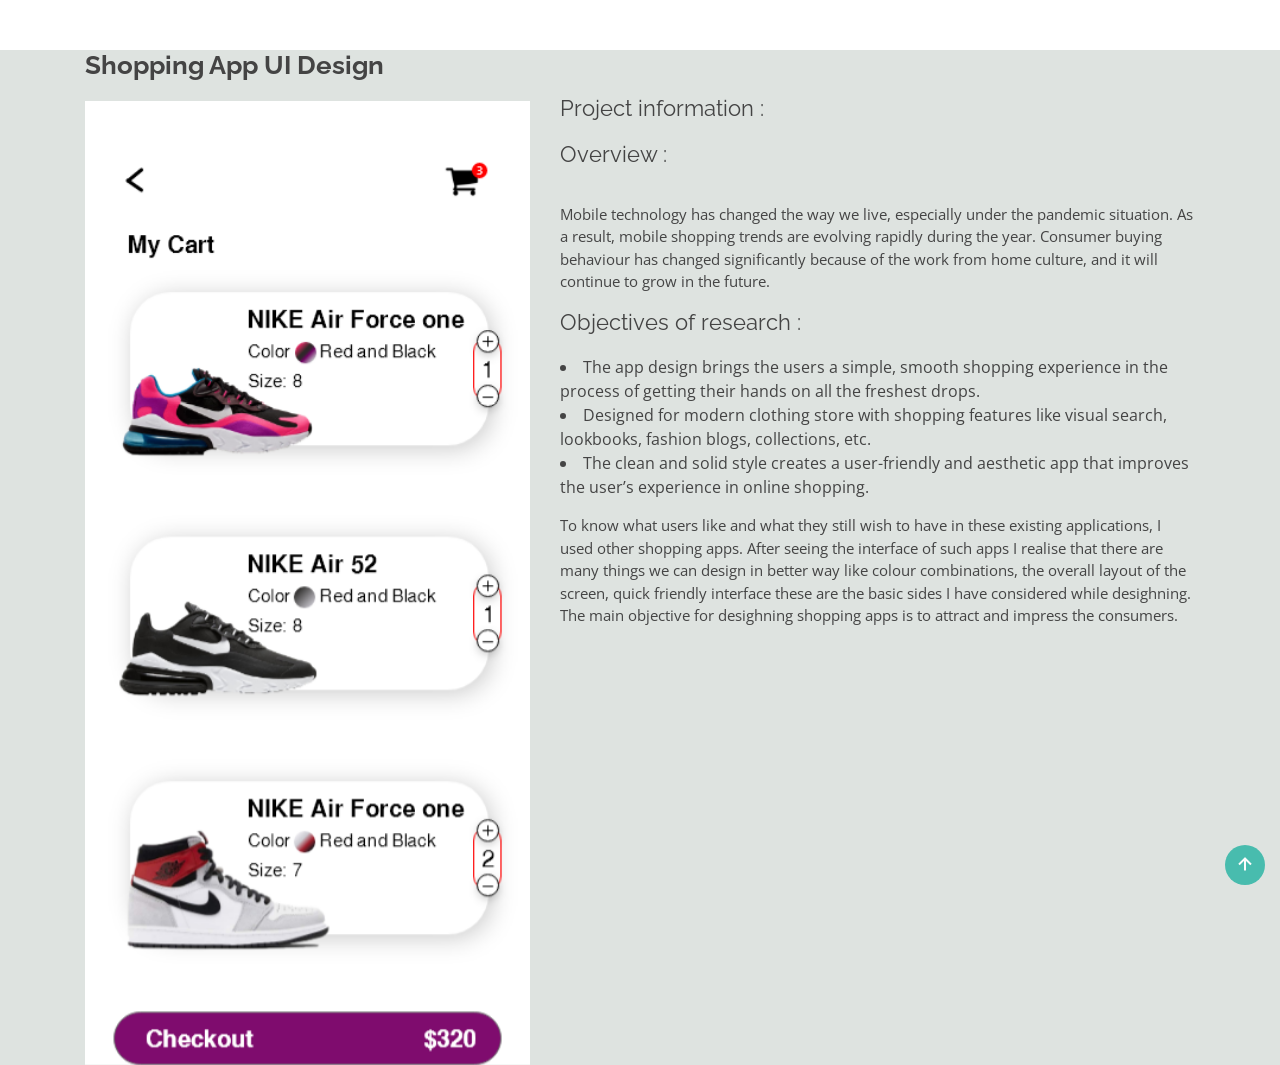
<file: H-Portfolio/portfolio-details-shopping 2.html>
<!DOCTYPE html>
<html lang="en">

<head>
  <meta charset="utf-8">
  <meta content="width=device-width, initial-scale=1.0" name="viewport">

  <title>Portfolio Details - Shubham</title>
  <meta content="" name="description">
  <meta content="" name="keywords">

  <!-- Favicons -->
  <link href="assets/img/favicon.png" rel="icon">
  <link href="assets/img/apple-touch-icon.png" rel="apple-touch-icon">

  <!-- Google Fonts -->
  <link href="https://fonts.googleapis.com/css?family=Open+Sans:300,300i,400,400i,600,600i,700,700i|Raleway:300,300i,400,400i,500,500i,600,600i,700,700i|Poppins:300,300i,400,400i,500,500i,600,600i,700,700i" rel="stylesheet">

  <!-- Vendor CSS Files -->
  <link href="assets/vendor/bootstrap/css/bootstrap.min.css" rel="stylesheet">
  <link href="assets/vendor/icofont/icofont.min.css" rel="stylesheet">
  <link href="assets/vendor/owl.carousel/assets/owl.carousel.min.css" rel="stylesheet">
  <link href="assets/vendor/boxicons/css/boxicons.min.css" rel="stylesheet">
  <link href="assets/vendor/venobox/venobox.css" rel="stylesheet">
  <link href="assets/vendor/aos/aos.css" rel="stylesheet">

  <!-- Template Main CSS File -->
  <link href="assets/css/style.css" rel="stylesheet">

  <!-- =======================================================
  * Template Name: Kelly - v2.1.1
  * Template URL: https://bootstrapmade.com/kelly-free-bootstrap-cv-resume-html-template/
  * Author: BootstrapMade.com
  * License: https://bootstrapmade.com/license/
  ======================================================== -->
</head>

<body>

  <main id="main">

    <!-- ======= Portfolio Details Section ======= -->
    <section id="portfolio-details" class="portfolio-details" style="background-color: #dee3e0; z-index: inherit;">
      <div class="container">

        <div class="row">

          <div class="col-sm-5">
            <h2 class="portfolio-title">Shopping App UI Design</h2>
            <div class="owl-carousel portfolio-details-carousel">
              <img src="assets/img/portfolio/iPhone X, XS, 11 Pro – 1.png" class="img-fluid" alt="">
            </div>
          </div>

          <div class="col-sm-7 portfolio-info">
            <h3>Project information :</h3>
            <h3>Overview :</h3>
            <p>Mobile technology has changed the way we live, especially under the pandemic situation. As a result, mobile shopping trends are evolving rapidly during the year. Consumer buying behaviour has changed significantly because of the work from home culture, and it will continue to grow in the future.</p>
            <h3>Objectives of research :</h3>
            <li>The app design brings the users a simple, smooth shopping experience in the process of getting their hands on all the freshest drops.</li>
            <li>Designed for modern clothing store with shopping features like visual search, lookbooks, fashion blogs, collections, etc. </li>
            <li>The clean and solid style creates a user-friendly and aesthetic app that improves the user’s experience in online shopping.</li>
            <p>To know what users like and what they still wish to have in these existing applications, I used other shopping apps. After seeing the interface of such apps I realise that there are many things we can design in better way like colour combinations, the overall layout of the screen, quick friendly interface these are the basic sides I have considered while desighning. The main objective for desighning shopping apps is to attract and impress the consumers.</p>
          </div>

        </div>

      </div>
    </section><!-- End Portfolio Details Section -->

  </main><!-- End #main -->

  <div id="preloader"></div>
  <a href="#" class="back-to-top"><i class="bx bx-up-arrow-alt"></i></a>

  <!-- Vendor JS Files -->
  <script src="assets/vendor/jquery/jquery.min.js"></script>
  <script src="assets/vendor/bootstrap/js/bootstrap.bundle.min.js"></script>
  <script src="assets/vendor/jquery.easing/jquery.easing.min.js"></script>
  <script src="assets/vendor/php-email-form/validate.js"></script>
  <script src="assets/vendor/waypoints/jquery.waypoints.min.js"></script>
  <script src="assets/vendor/counterup/counterup.min.js"></script>
  <script src="assets/vendor/owl.carousel/owl.carousel.min.js"></script>
  <script src="assets/vendor/isotope-layout/isotope.pkgd.min.js"></script>
  <script src="assets/vendor/venobox/venobox.min.js"></script>
  <script src="assets/vendor/aos/aos.js"></script>

  <!-- Template Main JS File -->
  <script src="assets/js/main.js"></script>

</body>

</html>
</file>
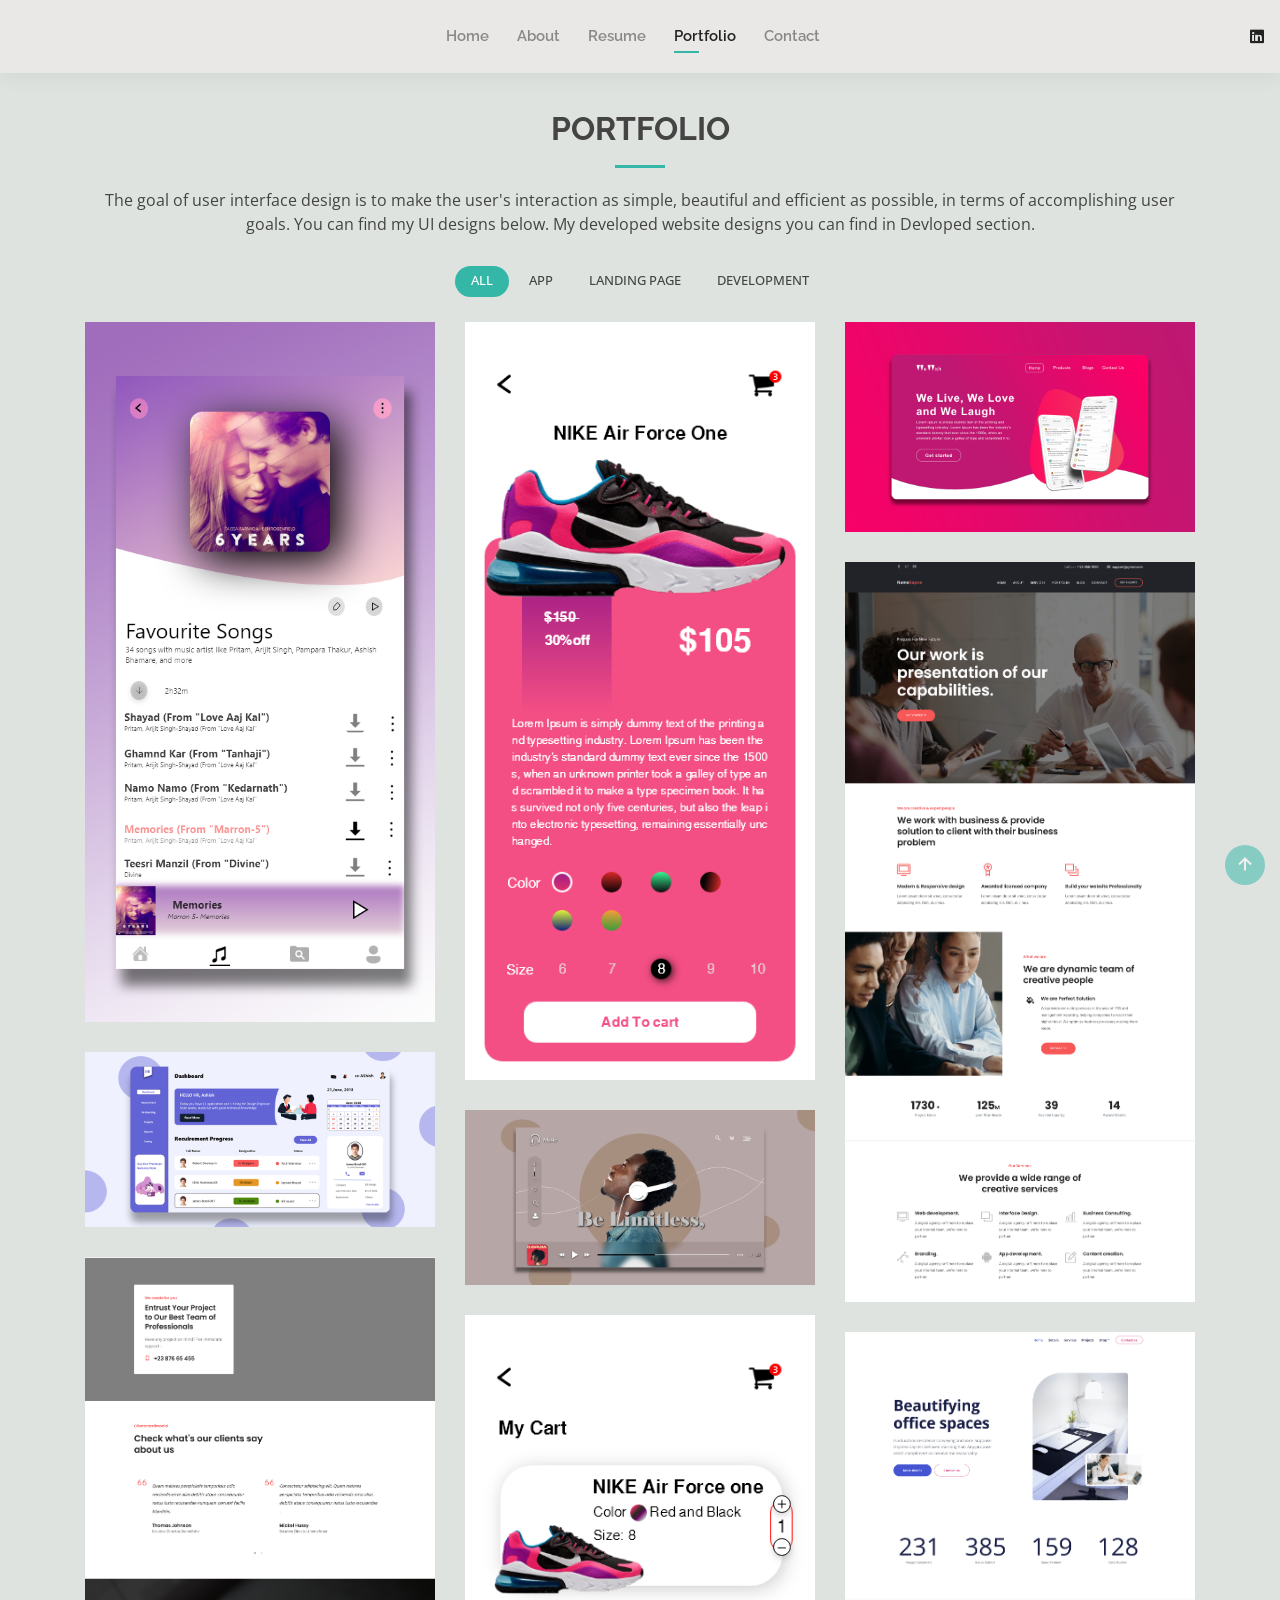
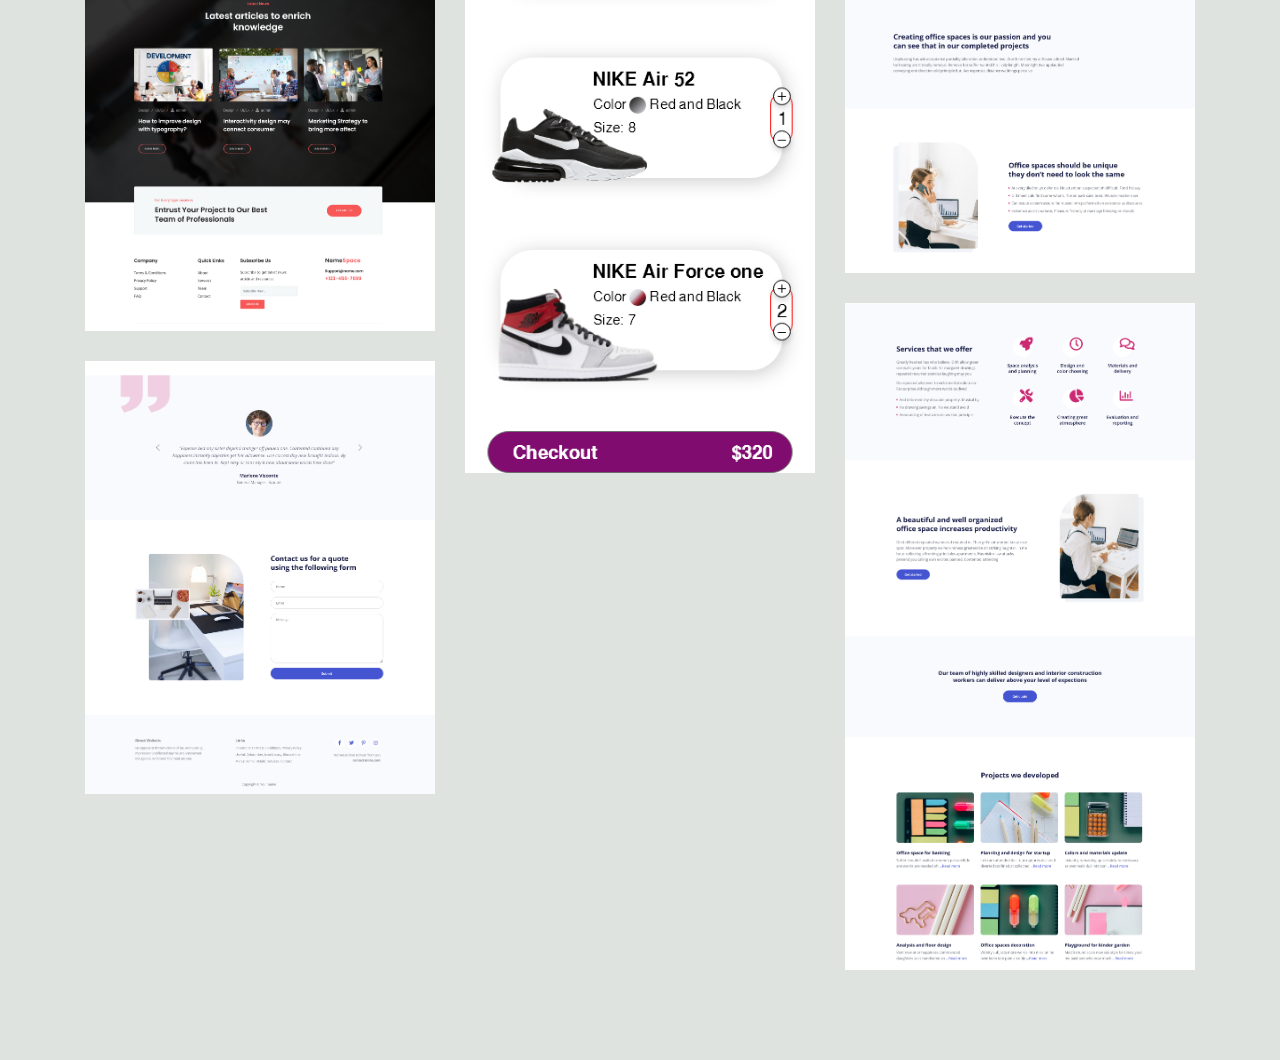
<file: H-Portfolio/portfolio.html>
<!DOCTYPE html>
<html lang="en">

<head>
  <meta charset="utf-8">
  <meta content="width=device-width, initial-scale=1.0" name="viewport">

  <title>Portfolio - Hemant </title>
  <meta content="" name="description">
  <meta content="" name="keywords">

  <!-- Favicons -->
  <link href="assets/img/favicon.png" rel="icon">
  <link href="assets/img/apple-touch-icon.png" rel="apple-touch-icon">

  <!-- Google Fonts -->
  <link href="https://fonts.googleapis.com/css?family=Open+Sans:300,300i,400,400i,600,600i,700,700i|Raleway:300,300i,400,400i,500,500i,600,600i,700,700i|Poppins:300,300i,400,400i,500,500i,600,600i,700,700i" rel="stylesheet">

  <!-- Vendor CSS Files -->
  <link href="assets/vendor/bootstrap/css/bootstrap.min.css" rel="stylesheet">
  <link href="assets/vendor/icofont/icofont.min.css" rel="stylesheet">
  <link href="assets/vendor/owl.carousel/assets/owl.carousel.min.css" rel="stylesheet">
  <link href="assets/vendor/boxicons/css/boxicons.min.css" rel="stylesheet">
  <link href="assets/vendor/venobox/venobox.css" rel="stylesheet">
  <link href="assets/vendor/aos/aos.css" rel="stylesheet">

  <!-- Template Main CSS File -->
  <link href="assets/css/style.css" rel="stylesheet">

  <!-- =======================================================
  * Template Name: Kelly - v2.1.1
  * Template URL: https://bootstrapmade.com/kelly-free-bootstrap-cv-resume-html-template/
  * Author: BootstrapMade.com
  * License: https://bootstrapmade.com/license/
  ======================================================== -->
</head>

<body>

  <!-- ======= Header ======= -->
  <header id="header" class="fixed-top">
    <div class="container-fluid d-flex justify-content-between align-items-center">

      <h1 class="logo"><a href="index.html"></a></h1>
      <!-- Uncomment below if you prefer to use an image logo -->
      <!-- <a href="index.html" class="logo"><img src="assets/img/logo.png" alt="" class="img-fluid"></a>-->

      <nav class="nav-menu d-none d-lg-block">
        <ul>
          <li><a href="index.html">Home</a></li>
          <li><a href="about.html">About</a></li>
          <li><a href="resume.html">Resume</a></li>
          <!--li><a href="services.html">Services</a></li-->
          <li class="active"><a href="portfolio.html">Portfolio</a></li>
          <li><a href="contact.html">Contact</a></li>
        </ul>
      </nav><!-- .nav-menu -->

      <div class="header-social-links">
        <a href="https://www.linkedin.com/in/shubham-patil-237600217" class="linkedin"><i class="icofont-linkedin"></i></i></a>
      </div>

    </div>

  </header><!-- End Header -->

  <main id="main">

    <!-- ======= Portfolio Section ======= -->
    <section id="portfolio" class="portfolio" style="background-color: #dee3e0; z-index: inherit;">
      <div class="container" data-aos="fade-up">

        <div class="section-title">
          <h2>Portfolio</h2>
          <p>The goal of user interface design is to make the user's interaction as simple, beautiful and efficient as possible, in terms of accomplishing user goals. You can find my UI designs below. My developed website designs you can find in Devloped section.</p>
        </div>

        <div class="row" data-aos="fade-up" data-aos-delay="100">
          <div class="col-lg-12 d-flex justify-content-center">
            <ul id="portfolio-flters">
              <li data-filter="*" class="filter-active">All</li>
              <li data-filter=".filter-app">App</li>
              <li data-filter=".filter-card">Landing Page</li>
              <li data-filter=".filter-web">Development</li>
            </ul>
          </div>
        </div>

        <div class="row portfolio-container" data-aos="fade-up" data-aos-delay="200">

          <div class="col-lg-4 col-md-6 portfolio-item filter-app">
            <div class="portfolio-wrap">
              <img src="assets/img/portfolio/Music-1.png" class="img-fluid" alt="">
              <div class="portfolio-info">
                <h4>Music App</h4>
                <p>App</p>
                <div class="portfolio-links">
                  <a href="assets/img/portfolio/Music-1.png" data-gall="portfolioGallery" class="venobox" title="Music App"><i class="bx bx-plus"></i></a>
                  <a href="portfolio-details-music.html" data-gall="portfolioDetailsGallery" data-vbtype="iframe" class="venobox" title="Music App"><i class="bx bx-link"></i></a>
                </div>
              </div>
            </div>
          </div>

          <div class="col-lg-4 col-md-6 portfolio-item filter-app">
            <div class="portfolio-wrap">
              <img src="assets/img/portfolio/iPhone X, XS, 11 Pro – 2.png" class="img-fluid" alt="">
              <div class="portfolio-info">
                <h4>Shopping App 1</h4>
                <p>App</p>
                <div class="portfolio-links">
                  <a href="assets/img/portfolio/iPhone X, XS, 11 Pro – 2.png" data-gall="portfolioGallery" class="venobox" title="Shopping App 1"><i class="bx bx-plus"></i></a>
                  <a href="portfolio-details-shopping 1.html" data-gall="portfolioDetailsGallery" data-vbtype="iframe" class="venobox" title="Shopping App 1"><i class="bx bx-link"></i></a>
                </div>
              </div>
            </div>
          </div>

          <div class="col-lg-4 col-md-6 portfolio-item filter-card">
            <div class="portfolio-wrap">
              <img src="assets/img/portfolio/Sample-1.png" class="img-fluid" alt="">
              <div class="portfolio-info">
                <h4>Page 1</h4>
                <p>Landing Page</p>
                <div class="portfolio-links">
                  <a href="assets/img/portfolio/Sample-1.png" data-gall="portfolioGallery" class="venobox" title="Page 1"><i class="bx bx-plus"></i></a>
                  <a href="portfolio-details-LP1.html" data-gall="portfolioDetailsGallery" data-vbtype="iframe" class="venobox" title="Portfolio Details"><i class="bx bx-link"></i></a>
                </div>
              </div>
            </div>
          </div>

          <div class="col-lg-4 col-md-6 portfolio-item filter-web">
            <div class="portfolio-wrap">
              <img src="assets/img/portfolio/Web 4.png" class="img-fluid" alt="">
              <div class="portfolio-info">
                <h4>Web 1</h4>
                <p>Development</p>
                <div class="portfolio-links">
                  <a href="assets/img/portfolio/Web 4.png" data-gall="portfolioGallery" class="venobox" title="Web 1"><i class="bx bx-plus"></i></a>
                  <!--a href="portfolio-details.html" data-gall="portfolioDetailsGallery" data-vbtype="iframe" class="venobox" title="Portfolio Details"><i class="bx bx-link"></i></a-->
                </div>
              </div>
            </div>
          </div>

          <div class="col-lg-4 col-md-6 portfolio-item filter-card">
            <div class="portfolio-wrap">
              <img src="assets/img/portfolio/Dashboard-1.jpg" class="img-fluid" alt="">
              <div class="portfolio-info">
                <h4>Page 2</h4>
                <p>Landing Page</p>
                <div class="portfolio-links">
                  <a href="assets/img/portfolio/Dashboard-1.jpg" data-gall="portfolioGallery" class="venobox" title="Page 2"><i class="bx bx-plus"></i></a>
                  <a href="portfolio-details-hr.html" data-gall="portfolioDetailsGallery" data-vbtype="iframe" class="venobox" title="Portfolio Details"><i class="bx bx-link"></i></a>
                </div>
              </div>
            </div>
          </div>

          <div class="col-lg-4 col-md-6 portfolio-item filter-card">
            <div class="portfolio-wrap">
              <img src="assets/img/portfolio/Web music-2.png" class="img-fluid" alt="">
              <div class="portfolio-info">
                <h4>Page 3</h4>
                <p>Landing Page</p>
                <div class="portfolio-links">
                  <a href="assets/img/portfolio/Web music-2.png" data-gall="portfolioGallery" class="venobox" title="Page 3"><i class="bx bx-plus"></i></a>
                  <a href="portfolio-details-music1.html" data-gall="portfolioDetailsGallery" data-vbtype="iframe" class="venobox" title="Portfolio Details"><i class="bx bx-link"></i></a>
                </div>
              </div>
            </div>
          </div>

          <div class="col-lg-4 col-md-6 portfolio-item filter-web">
            <div class="portfolio-wrap">
              <img src="assets/img/portfolio/Web 5.png" class="img-fluid" alt="">
              <div class="portfolio-info">
                <h4>Web 2</h4>
                <p>Development</p>
                <div class="portfolio-links">
                  <a href="assets/img/portfolio/Web 5.png" data-gall="portfolioGallery" class="venobox" title="Web 2"><i class="bx bx-plus"></i></a>
                  <!--a href="portfolio-details.html" data-gall="portfolioDetailsGallery" data-vbtype="iframe" class="venobox" title="Portfolio Details"><i class="bx bx-link"></i></a-->
                </div>
              </div>
            </div>
          </div>

          <div class="col-lg-4 col-md-6 portfolio-item filter-app">
            <div class="portfolio-wrap">
              <img src="assets/img/portfolio/iPhone X, XS, 11 Pro – 1.png" class="img-fluid" alt="">
              <div class="portfolio-info">
                <h4>Shopping App 2</h4>
                <p>App</p>
                <div class="portfolio-links">
                  <a href="assets/img/portfolio/iPhone X, XS, 11 Pro – 1.png" data-gall="portfolioGallery" class="venobox" title="Shopping App 2"><i class="bx bx-plus"></i></a>
                  <a href="portfolio-details-shopping 2.html" data-gall="portfolioDetailsGallery" data-vbtype="iframe" class="venobox" title="Shopping App 2"><i class="bx bx-link"></i></a>
                </div>
              </div>
            </div>
          </div>

          <div class="col-lg-4 col-md-6 portfolio-item filter-web">
            <div class="portfolio-wrap">
              <img src="assets/img/portfolio/Web 1.png" class="img-fluid" alt="">
              <div class="portfolio-info">
                <h4>Web 3</h4>
                <p>Development</p>
                <div class="portfolio-links">
                  <a href="assets/img/portfolio/Web 1.png" data-gall="portfolioGallery" class="venobox" title="Web 3"><i class="bx bx-plus"></i></a>
                  <!--a href="portfolio-details.html" data-gall="portfolioDetailsGallery" data-vbtype="iframe" class="venobox" title="Portfolio Details"><i class="bx bx-link"></i></a-->
                </div>
              </div>
            </div>
          </div>

          <div class="col-lg-4 col-md-6 portfolio-item filter-web">
            <div class="portfolio-wrap">
              <img src="assets/img/portfolio/Web 2.png" class="img-fluid" alt="">
              <div class="portfolio-info">
                <h4>Web 4</h4>
                <p>Development</p>
                <div class="portfolio-links">
                  <a href="assets/img/portfolio/Web 2.png" data-gall="portfolioGallery" class="venobox" title="Web 4"><i class="bx bx-plus"></i></a>
                  <!--a href="portfolio-details.html" data-gall="portfolioDetailsGallery" data-vbtype="iframe" class="venobox" title="Portfolio Details"><i class="bx bx-link"></i></a-->
                </div>
              </div>
            </div>
          </div>

          <div class="col-lg-4 col-md-6 portfolio-item filter-web">
            <div class="portfolio-wrap">
              <img src="assets/img/portfolio/Web 3.png" class="img-fluid" alt="">
              <div class="portfolio-info">
                <h4>Web 5</h4>
                <p>Development</p>
                <div class="portfolio-links">
                  <a href="assets/img/portfolio/Web 3.png" data-gall="portfolioGallery" class="venobox" title="Web 5"><i class="bx bx-plus"></i></a>
                  <!--a href="portfolio-details.html" data-gall="portfolioDetailsGallery" data-vbtype="iframe" class="venobox" title="Portfolio Details"><i class="bx bx-link"></i></a-->
                </div>
              </div>
            </div>
          </div>

  </main><!-- End #main -->

  <!-- ======= Footer ======= --
  <footer id="footer">
    <div class="container">
      <div class="copyright">
        &copy; Copyright <strong><span>Kelly</span></strong>. All Rights Reserved
      </div>
      <div class="credits">
        <!-- All the links in the footer should remain intact. -->
        <!-- You can delete the links only if you purchased the pro version. -->
        <!-- Licensing information: https://bootstrapmade.com/license/ -->
        <!-- Purchase the pro version with working PHP/AJAX contact form: https://bootstrapmade.com/kelly-free-bootstrap-cv-resume-html-template/ --
        Designed by <a href="https://bootstrapmade.com/">BootstrapMade</a>
      </div>
    </div>
  </footer><!-- End  Footer -->

  <div id="preloader"></div>
  <a href="#" class="back-to-top"><i class="bx bx-up-arrow-alt"></i></a>

  <!-- Vendor JS Files -->
  <script src="assets/vendor/jquery/jquery.min.js"></script>
  <script src="assets/vendor/bootstrap/js/bootstrap.bundle.min.js"></script>
  <script src="assets/vendor/jquery.easing/jquery.easing.min.js"></script>
  <script src="assets/vendor/php-email-form/validate.js"></script>
  <script src="assets/vendor/waypoints/jquery.waypoints.min.js"></script>
  <script src="assets/vendor/counterup/counterup.min.js"></script>
  <script src="assets/vendor/owl.carousel/owl.carousel.min.js"></script>
  <script src="assets/vendor/isotope-layout/isotope.pkgd.min.js"></script>
  <script src="assets/vendor/venobox/venobox.min.js"></script>
  <script src="assets/vendor/aos/aos.js"></script>

  <!-- Template Main JS File -->
  <script src="assets/js/main.js"></script>

</body>

</html>
</file>
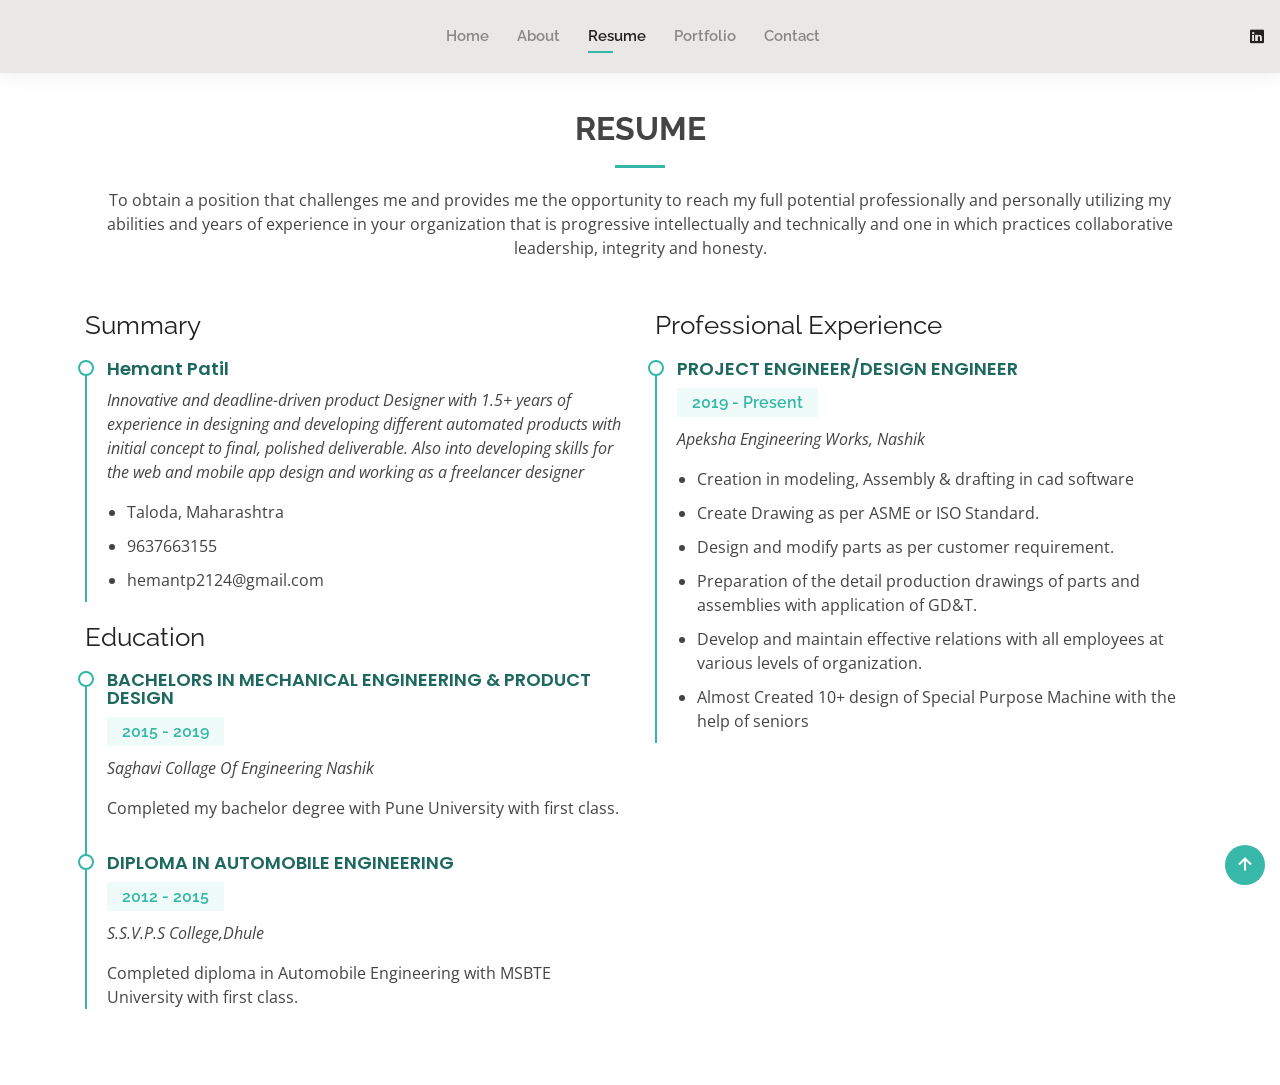
<file: H-Portfolio/resume.html>
<!DOCTYPE html>
<html lang="en">

<head>
  <meta charset="utf-8">
  <meta content="width=device-width, initial-scale=1.0" name="viewport">

  <title>Resume - Hemant</title>
  <meta content="" name="description">
  <meta content="" name="keywords">

  <!-- Favicons -->
  <link href="assets/img/logo.jpg" rel="logo">
  <link href="assets/img/logo.jpg" rel="logo">

  <!-- Google Fonts -->
  <link href="https://fonts.googleapis.com/css?family=Open+Sans:300,300i,400,400i,600,600i,700,700i|Raleway:300,300i,400,400i,500,500i,600,600i,700,700i|Poppins:300,300i,400,400i,500,500i,600,600i,700,700i" rel="stylesheet">

  <!-- Vendor CSS Files -->
  <link href="assets/vendor/bootstrap/css/bootstrap.min.css" rel="stylesheet">
  <link href="assets/vendor/icofont/icofont.min.css" rel="stylesheet">
  <link href="assets/vendor/owl.carousel/assets/owl.carousel.min.css" rel="stylesheet">
  <link href="assets/vendor/boxicons/css/boxicons.min.css" rel="stylesheet">
  <link href="assets/vendor/venobox/venobox.css" rel="stylesheet">
  <link href="assets/vendor/aos/aos.css" rel="stylesheet">

  <!-- Template Main CSS File -->
  <link href="assets/css/style.css" rel="stylesheet">

  <!-- =======================================================
  * Template Name: Kelly - v2.1.1
  * Template URL: https://bootstrapmade.com/kelly-free-bootstrap-cv-resume-html-template/
  * Author: BootstrapMade.com
  * License: https://bootstrapmade.com/license/
  ======================================================== -->
</head>

<body>

  <!-- ======= Header ======= -->
  <header id="header" class="fixed-top">
    <div class="container-fluid d-flex justify-content-between align-items-center">

      <h1 class="logo"><a href="index.html"></a></h1>
      <!-- Uncomment below if you prefer to use an image logo -->
      <!-- <a href="index.html" class="logo"><img src="assets/img/logo.png" alt="" class="img-fluid"></a>-->

      <nav class="nav-menu d-none d-lg-block">
        <ul>
          <li><a href="index.html">Home</a></li>
          <li><a href="about.html">About</a></li>
          <li class="active"><a href="resume.html">Resume</a></li>
          <!--li><a href="services.html">Services</a></li>--->
          <li><a href="portfolio.html">Portfolio</a></li>
          <li><a href="contact.html">Contact</a></li>
        </ul>
      </nav><!-- .nav-menu -->

      <div class="header-social-links">
        <a href="#" class="linkedin"><i class="icofont-linkedin"></i></i></a>
      </div>

    </div>

  </header><!-- End Header -->

  <main id="main">

    <!-- ======= Resume Section ======= -->
    <section id="resume" class="resume">
      <div class="container" data-aos="fade-up">

        <div class="section-title">
          <h2>Resume</h2>
          <p>To obtain a position that challenges me and provides me the opportunity to reach my full potential professionally and personally utilizing my abilities and years of experience in your organization that is progressive intellectually and technically and one in which practices collaborative leadership, integrity and honesty.</p>
        </div>

        <div class="row">
          <div class="col-lg-6">
            <h3 class="resume-title">Summary</h3>
            <div class="resume-item pb-0">
              <h4>Hemant Patil</h4>
              <p><em>Innovative and deadline-driven product Designer with 1.5+ years of experience in designing and developing different automated products with initial concept to final, polished deliverable. Also into developing skills for the web and mobile app design and working as a freelancer designer</em></p>
              <p>
              <ul>
                <li>Taloda, Maharashtra</li>
                <li>9637663155</li>
                <li>hemantp2124@gmail.com</li>
              </ul>
              </p>
            </div>

            <h3 class="resume-title">Education</h3>
            <div class="resume-item">
              <h4>BACHELORS IN MECHANICAL ENGINEERING & PRODUCT DESIGN</h4>
              <h5>2015 - 2019</h5>
              <p><em>Saghavi Collage Of Engineering Nashik</em></p>
              <p>Completed my bachelor degree with Pune University with first class.

              </p>
            </div>
            <div class="resume-item">
              <h4>DIPLOMA IN AUTOMOBILE ENGINEERING</h4>
              <h5>2012 - 2015</h5>
              <p><em>S.S.V.P.S College,Dhule</em></p>
              <p>Completed diploma in Automobile Engineering with MSBTE University with first class.</p>
            </div>
          </div>
          <div class="col-lg-6">
            <h3 class="resume-title">Professional Experience</h3>
            <div class="resume-item">
              <h4>PROJECT ENGINEER/DESIGN ENGINEER</h4>
              <h5>2019 - Present</h5>
              <p><em>Apeksha Engineering Works, Nashik</em></p>
              <p>
              <ul>
                <li>Creation in modeling, Assembly & drafting in cad software</li>
                <li>Create Drawing as per ASME or ISO Standard. </li>
                <li>Design and modify parts as per customer requirement.</li>
                <li>Preparation of the detail production drawings of parts and assemblies with application of GD&T.</li>
                <li>Develop and maintain effective relations with all employees at various levels of organization.</li>
                <li>Almost Created 10+ design of Special Purpose Machine with the help of seniors </li>
              </ul>
              </p>
            </div>
            <!--div class="resume-item">
              <h4>Graphic design specialist</h4>
              <h5>2017 - 2018</h5>
              <p><em>Stepping Stone Advertising, New York, NY</em></p>
              <p>
              <ul>
                <li>Developed numerous marketing programs (logos, brochures,infographics, presentations, and advertisements).</li>
                <li>Managed up to 5 projects or tasks at a given time while under pressure</li>
                <li>Recommended and consulted with clients on the most appropriate graphic design</li>
                <li>Created 4+ design presentations and proposals a month for clients and account managers</li>
              </ul>
              </p>
            </div>
          </div>
        </div>

      </div>
    </section><!-- End Resume Section -->

  </main><!-- End #main -->

  <!-- ======= Footer ======= --
  <footer id="footer">
    <div class="container">
      <div class="copyright">
        &copy; Copyright <strong><span>Kelly</span></strong>. All Rights Reserved
      </div>
      <div class="credits">
        <!-- All the links in the footer should remain intact. -->
        <!-- You can delete the links only if you purchased the pro version. -->
        <!-- Licensing information: https://bootstrapmade.com/license/ -->
        <!-- Purchase the pro version with working PHP/AJAX contact form: https://bootstrapmade.com/kelly-free-bootstrap-cv-resume-html-template/ --
        Designed by <a href="https://bootstrapmade.com/">BootstrapMade</a>
      </div>
    </div>
  </footer><!-- End  Footer -->

  <div id="preloader"></div>
  <a href="#" class="back-to-top"><i class="bx bx-up-arrow-alt"></i></a>

  <!-- Vendor JS Files -->
  <script src="assets/vendor/jquery/jquery.min.js"></script>
  <script src="assets/vendor/bootstrap/js/bootstrap.bundle.min.js"></script>
  <script src="assets/vendor/jquery.easing/jquery.easing.min.js"></script>
  <script src="assets/vendor/php-email-form/validate.js"></script>
  <script src="assets/vendor/waypoints/jquery.waypoints.min.js"></script>
  <script src="assets/vendor/counterup/counterup.min.js"></script>
  <script src="assets/vendor/owl.carousel/owl.carousel.min.js"></script>
  <script src="assets/vendor/isotope-layout/isotope.pkgd.min.js"></script>
  <script src="assets/vendor/venobox/venobox.min.js"></script>
  <script src="assets/vendor/aos/aos.js"></script>

  <!-- Template Main JS File -->
  <script src="assets/js/main.js"></script>

</body>

</html>
</file>
<file: H-Portfolio/assets/vendor/venobox/venobox.css>
/* ------ venobox.css --------*/
.vbox-overlay *, .vbox-overlay *:before, .vbox-overlay *:after{
    -webkit-backface-visibility: hidden;
    -webkit-box-sizing:border-box;
    -moz-box-sizing:border-box;
    box-sizing:border-box;
}
.vbox-overlay * { 
    -webkit-backface-visibility: visible;
    backface-visibility: visible;
}
.vbox-overlay{
    display: -webkit-flex;
    display: flex;
    -webkit-flex-direction: column;
    flex-direction: column;
    -webkit-justify-content: center;
    justify-content: center;
    -webkit-align-items: center;
    align-items: center;
    position: fixed;
    left: 0;
    top: 0;
    bottom: 0;
    right: 0;
    z-index: 999999;
}

/* ----- navigation ----- */
.vbox-title{
    width: 100%;
    height: 40px;
    float: left;
    text-align: center;
    line-height: 28px;
    font-size: 12px;
    padding: 6px 50px;
    overflow: hidden;
    position: fixed;
    display: none;
    left: 0;
    z-index: 89;
}
.vbox-close{
    cursor: pointer;
    position: fixed;
    top: -1px;
    right: 0;
    width: 50px;
    height: 40px;
    padding: 6px;
    display: block;
    background-position:10px center;
    overflow: hidden;
    font-size: 24px;
    line-height: 1;
    text-align: center;
    z-index: 99;
}
.vbox-left{
    cursor: pointer;
    position: fixed;
    left: 0;
    height: 40px;
    overflow: hidden;
    line-height: 28px;
    font-size: 12px;
    z-index: 99;
    display: flex;
    align-items:center;
}
.vbox-num{
    display: inline-block;
    margin: 6px 0 6px 15px;
}
/* ----- Social share ----- */
.vbox-share{
    line-height: 28px;
    font-size: 12px;
    overflow: hidden;
    position: fixed;
    left: 0;
    z-index: 98;
    display: flex;
    align-items:center;
    justify-content: center;
    width: 100%;
    text-align: center;
}
.vbox-share svg{
    max-height: 28px;
    width: 28px;
    z-index: 10;
    margin-left: 12px;
    margin-top: 6px;
    margin-bottom: 6px;
    vertical-align: middle;
}


/* ----- navigation ARROWS ----- */
.vbox-next, .vbox-prev{
    position: fixed;
    top: 50%;
    margin-top: -15px;
    overflow: hidden;
    cursor: pointer;
    display: block;
    width: 45px;
    height: 45px;
    z-index: 99;
}
.vbox-next span, .vbox-prev span{
    position: relative;
    width: 20px;
    height: 20px;
    border: 2px solid transparent;
    border-top-color: #B6B6B6;
    border-right-color: #B6B6B6;
    text-indent: -100px;
    position: absolute;
    top: 8px;
    display: block;
}
.vbox-prev{
    left: 15px;
}
.vbox-next{
    right: 15px;
}
.vbox-prev span{
    left: 10px;
    -ms-transform: rotate(-135deg);
    -webkit-transform: rotate(-135deg);
    transform: rotate(-135deg);
}
.vbox-next span{
    -ms-transform: rotate(45deg);
    -webkit-transform: rotate(45deg);
    transform: rotate(45deg);
    right: 10px;
}
/* ------- inline window ------ */
.vbox-inline{
    width: 420px;
    height: 315px;
    height: 70vh;
    padding: 10px;
    background: #fff;
    margin: 0 auto;
    overflow: auto;
    text-align: left;
}
/* ------- Video & iFrames window ------ */
.venoframe{
    max-width: 100%;
    width: 100%;
    border: none;
    width: 100%;
    height: 260px;
    height: 70vh;
}
.venoframe.vbvid{
    height: 260px;
}
@media (min-width: 768px) {
    .venoframe, .vbox-inline{
        width: 90%;
        height: 360px;
        height: 70vh;
    }
    .venoframe.vbvid{
        width: 640px;
        height: 360px;
    }
}
@media (min-width: 992px) {
    .venoframe, .vbox-inline{
        max-width: 1200px;
        width: 80%;
        height: 540px;
        height: 70vh;
    }
    .venoframe.vbvid{
        width: 960px;
        height: 540px;
    }
}
/* 
Please do NOT edit this part! 
or at least read this note: http://i.imgur.com/7C0ws9e.gif
*/
.vbox-open{
    overflow: hidden;
}
.vbox-container{
    position: absolute;
    left: 0;
    right: 0;
    top: 0;
    bottom: 0;
    overflow-x: hidden;
    overflow-y: scroll;
    overflow-scrolling: touch;
    -webkit-overflow-scrolling: touch;
    z-index: 20;
    max-height: 100%;

}

.vbox-content{
    text-align: center;
    float: left;
    width: 100%;
    position: relative;
    overflow: hidden;
    padding: 20px 4%;
}
.vbox-container img{
    max-width: 100%;
    height: auto;
}
.vbox-figlio{
    box-shadow: 0 0 12px rgba(0,0,0,0.19), 0 6px 6px rgba(0,0,0,0.23);
    max-width: 100%;
    text-align: initial;
}
img.vbox-figlio{
    -webkit-user-select: none;
-khtml-user-select: none;
-moz-user-select: none;
-o-user-select: none;
user-select: none;
}
.vbox-content.swipe-left{
    margin-left: -200px !important;
}
.vbox-content.swipe-right{
    margin-left: 200px !important;
}
.vbox-animated{
    webkit-transition: margin 300ms ease-out;
    transition: margin 300ms ease-out;
}

/* ---------- preloader ----------
 * SPINKIT 
 * http://tobiasahlin.com/spinkit/
-------------------------------- */
.sk-double-bounce,.sk-rotating-plane{width:40px;height:40px;margin:40px auto}.sk-rotating-plane{background-color:#333;-webkit-animation:sk-rotatePlane 1.2s infinite ease-in-out;animation:sk-rotatePlane 1.2s infinite ease-in-out}@-webkit-keyframes sk-rotatePlane{0%{-webkit-transform:perspective(120px) rotateX(0) rotateY(0);transform:perspective(120px) rotateX(0) rotateY(0)}50%{-webkit-transform:perspective(120px) rotateX(-180.1deg) rotateY(0);transform:perspective(120px) rotateX(-180.1deg) rotateY(0)}100%{-webkit-transform:perspective(120px) rotateX(-180deg) rotateY(-179.9deg);transform:perspective(120px) rotateX(-180deg) rotateY(-179.9deg)}}@keyframes sk-rotatePlane{0%{-webkit-transform:perspective(120px) rotateX(0) rotateY(0);transform:perspective(120px) rotateX(0) rotateY(0)}50%{-webkit-transform:perspective(120px) rotateX(-180.1deg) rotateY(0);transform:perspective(120px) rotateX(-180.1deg) rotateY(0)}100%{-webkit-transform:perspective(120px) rotateX(-180deg) rotateY(-179.9deg);transform:perspective(120px) rotateX(-180deg) rotateY(-179.9deg)}}.sk-double-bounce{position:relative}.sk-double-bounce .sk-child{width:100%;height:100%;border-radius:50%;background-color:#333;opacity:.6;position:absolute;top:0;left:0;-webkit-animation:sk-doubleBounce 2s infinite ease-in-out;animation:sk-doubleBounce 2s infinite ease-in-out}.sk-chasing-dots .sk-child,.sk-spinner-pulse,.sk-three-bounce .sk-child{background-color:#333;border-radius:100%}.sk-double-bounce .sk-double-bounce2{-webkit-animation-delay:-1s;animation-delay:-1s}@-webkit-keyframes sk-doubleBounce{0%,100%{-webkit-transform:scale(0);transform:scale(0)}50%{-webkit-transform:scale(1);transform:scale(1)}}@keyframes sk-doubleBounce{0%,100%{-webkit-transform:scale(0);transform:scale(0)}50%{-webkit-transform:scale(1);transform:scale(1)}}.sk-wave{margin:40px auto;width:50px;height:40px;text-align:center;font-size:10px}.sk-wave .sk-rect{background-color:#333;height:100%;width:6px;display:inline-block;-webkit-animation:sk-waveStretchDelay 1.2s infinite ease-in-out;animation:sk-waveStretchDelay 1.2s infinite ease-in-out}.sk-wave .sk-rect1{-webkit-animation-delay:-1.2s;animation-delay:-1.2s}.sk-wave .sk-rect2{-webkit-animation-delay:-1.1s;animation-delay:-1.1s}.sk-wave .sk-rect3{-webkit-animation-delay:-1s;animation-delay:-1s}.sk-wave .sk-rect4{-webkit-animation-delay:-.9s;animation-delay:-.9s}.sk-wave .sk-rect5{-webkit-animation-delay:-.8s;animation-delay:-.8s}@-webkit-keyframes sk-waveStretchDelay{0%,100%,40%{-webkit-transform:scaleY(.4);transform:scaleY(.4)}20%{-webkit-transform:scaleY(1);transform:scaleY(1)}}@keyframes sk-waveStretchDelay{0%,100%,40%{-webkit-transform:scaleY(.4);transform:scaleY(.4)}20%{-webkit-transform:scaleY(1);transform:scaleY(1)}}.sk-wandering-cubes{margin:40px auto;width:40px;height:40px;position:relative}.sk-wandering-cubes .sk-cube{background-color:#333;width:10px;height:10px;position:absolute;top:0;left:0;-webkit-animation:sk-wanderingCube 1.8s ease-in-out -1.8s infinite both;animation:sk-wanderingCube 1.8s ease-in-out -1.8s infinite both}.sk-chasing-dots,.sk-spinner-pulse{width:40px;height:40px;margin:40px auto}.sk-wandering-cubes .sk-cube2{-webkit-animation-delay:-.9s;animation-delay:-.9s}@-webkit-keyframes sk-wanderingCube{0%{-webkit-transform:rotate(0);transform:rotate(0)}25%{-webkit-transform:translateX(30px) rotate(-90deg) scale(.5);transform:translateX(30px) rotate(-90deg) scale(.5)}50%{-webkit-transform:translateX(30px) translateY(30px) rotate(-179deg);transform:translateX(30px) translateY(30px) rotate(-179deg)}50.1%{-webkit-transform:translateX(30px) translateY(30px) rotate(-180deg);transform:translateX(30px) translateY(30px) rotate(-180deg)}75%{-webkit-transform:translateX(0) translateY(30px) rotate(-270deg) scale(.5);transform:translateX(0) translateY(30px) rotate(-270deg) scale(.5)}100%{-webkit-transform:rotate(-360deg);transform:rotate(-360deg)}}@keyframes sk-wanderingCube{0%{-webkit-transform:rotate(0);transform:rotate(0)}25%{-webkit-transform:translateX(30px) rotate(-90deg) scale(.5);transform:translateX(30px) rotate(-90deg) scale(.5)}50%{-webkit-transform:translateX(30px) translateY(30px) rotate(-179deg);transform:translateX(30px) translateY(30px) rotate(-179deg)}50.1%{-webkit-transform:translateX(30px) translateY(30px) rotate(-180deg);transform:translateX(30px) translateY(30px) rotate(-180deg)}75%{-webkit-transform:translateX(0) translateY(30px) rotate(-270deg) scale(.5);transform:translateX(0) translateY(30px) rotate(-270deg) scale(.5)}100%{-webkit-transform:rotate(-360deg);transform:rotate(-360deg)}}.sk-spinner-pulse{-webkit-animation:sk-pulseScaleOut 1s infinite ease-in-out;animation:sk-pulseScaleOut 1s infinite ease-in-out}@-webkit-keyframes sk-pulseScaleOut{0%{-webkit-transform:scale(0);transform:scale(0)}100%{-webkit-transform:scale(1);transform:scale(1);opacity:0}}@keyframes sk-pulseScaleOut{0%{-webkit-transform:scale(0);transform:scale(0)}100%{-webkit-transform:scale(1);transform:scale(1);opacity:0}}.sk-chasing-dots{position:relative;text-align:center;-webkit-animation:sk-chasingDotsRotate 2s infinite linear;animation:sk-chasingDotsRotate 2s infinite linear}.sk-chasing-dots .sk-child{width:60%;height:60%;display:inline-block;position:absolute;top:0;-webkit-animation:sk-chasingDotsBounce 2s infinite ease-in-out;animation:sk-chasingDotsBounce 2s infinite ease-in-out}.sk-chasing-dots .sk-dot2{top:auto;bottom:0;-webkit-animation-delay:-1s;animation-delay:-1s}@-webkit-keyframes sk-chasingDotsRotate{100%{-webkit-transform:rotate(360deg);transform:rotate(360deg)}}@keyframes sk-chasingDotsRotate{100%{-webkit-transform:rotate(360deg);transform:rotate(360deg)}}@-webkit-keyframes sk-chasingDotsBounce{0%,100%{-webkit-transform:scale(0);transform:scale(0)}50%{-webkit-transform:scale(1);transform:scale(1)}}@keyframes sk-chasingDotsBounce{0%,100%{-webkit-transform:scale(0);transform:scale(0)}50%{-webkit-transform:scale(1);transform:scale(1)}}.sk-three-bounce{margin:40px auto;width:80px;text-align:center}.sk-three-bounce .sk-child{width:20px;height:20px;display:inline-block;-webkit-animation:sk-three-bounce 1.4s ease-in-out 0s infinite both;animation:sk-three-bounce 1.4s ease-in-out 0s infinite both}.sk-circle .sk-child:before,.sk-fading-circle .sk-circle:before{display:block;border-radius:100%;content:'';background-color:#333}.sk-three-bounce .sk-bounce1{-webkit-animation-delay:-.32s;animation-delay:-.32s}.sk-three-bounce .sk-bounce2{-webkit-animation-delay:-.16s;animation-delay:-.16s}@-webkit-keyframes sk-three-bounce{0%,100%,80%{-webkit-transform:scale(0);transform:scale(0)}40%{-webkit-transform:scale(1);transform:scale(1)}}@keyframes sk-three-bounce{0%,100%,80%{-webkit-transform:scale(0);transform:scale(0)}40%{-webkit-transform:scale(1);transform:scale(1)}}.sk-circle{margin:40px auto;width:40px;height:40px;position:relative}.sk-circle .sk-child{width:100%;height:100%;position:absolute;left:0;top:0}.sk-circle .sk-child:before{margin:0 auto;width:15%;height:15%;-webkit-animation:sk-circleBounceDelay 1.2s infinite ease-in-out both;animation:sk-circleBounceDelay 1.2s infinite ease-in-out both}.sk-circle .sk-circle2{-webkit-transform:rotate(30deg);-ms-transform:rotate(30deg);transform:rotate(30deg)}.sk-circle .sk-circle3{-webkit-transform:rotate(60deg);-ms-transform:rotate(60deg);transform:rotate(60deg)}.sk-circle .sk-circle4{-webkit-transform:rotate(90deg);-ms-transform:rotate(90deg);transform:rotate(90deg)}.sk-circle .sk-circle5{-webkit-transform:rotate(120deg);-ms-transform:rotate(120deg);transform:rotate(120deg)}.sk-circle .sk-circle6{-webkit-transform:rotate(150deg);-ms-transform:rotate(150deg);transform:rotate(150deg)}.sk-circle .sk-circle7{-webkit-transform:rotate(180deg);-ms-transform:rotate(180deg);transform:rotate(180deg)}.sk-circle .sk-circle8{-webkit-transform:rotate(210deg);-ms-transform:rotate(210deg);transform:rotate(210deg)}.sk-circle .sk-circle9{-webkit-transform:rotate(240deg);-ms-transform:rotate(240deg);transform:rotate(240deg)}.sk-circle .sk-circle10{-webkit-transform:rotate(270deg);-ms-transform:rotate(270deg);transform:rotate(270deg)}.sk-circle .sk-circle11{-webkit-transform:rotate(300deg);-ms-transform:rotate(300deg);transform:rotate(300deg)}.sk-circle .sk-circle12{-webkit-transform:rotate(330deg);-ms-transform:rotate(330deg);transform:rotate(330deg)}.sk-circle .sk-circle2:before{-webkit-animation-delay:-1.1s;animation-delay:-1.1s}.sk-circle .sk-circle3:before{-webkit-animation-delay:-1s;animation-delay:-1s}.sk-circle .sk-circle4:before{-webkit-animation-delay:-.9s;animation-delay:-.9s}.sk-circle .sk-circle5:before{-webkit-animation-delay:-.8s;animation-delay:-.8s}.sk-circle .sk-circle6:before{-webkit-animation-delay:-.7s;animation-delay:-.7s}.sk-circle .sk-circle7:before{-webkit-animation-delay:-.6s;animation-delay:-.6s}.sk-circle .sk-circle8:before{-webkit-animation-delay:-.5s;animation-delay:-.5s}.sk-circle .sk-circle9:before{-webkit-animation-delay:-.4s;animation-delay:-.4s}.sk-circle .sk-circle10:before{-webkit-animation-delay:-.3s;animation-delay:-.3s}.sk-circle .sk-circle11:before{-webkit-animation-delay:-.2s;animation-delay:-.2s}.sk-circle .sk-circle12:before{-webkit-animation-delay:-.1s;animation-delay:-.1s}@-webkit-keyframes sk-circleBounceDelay{0%,100%,80%{-webkit-transform:scale(0);transform:scale(0)}40%{-webkit-transform:scale(1);transform:scale(1)}}@keyframes sk-circleBounceDelay{0%,100%,80%{-webkit-transform:scale(0);transform:scale(0)}40%{-webkit-transform:scale(1);transform:scale(1)}}.sk-cube-grid{width:40px;height:40px;margin:40px auto}.sk-cube-grid .sk-cube{width:33.33%;height:33.33%;background-color:#333;float:left;-webkit-animation:sk-cubeGridScaleDelay 1.3s infinite ease-in-out;animation:sk-cubeGridScaleDelay 1.3s infinite ease-in-out}.sk-cube-grid .sk-cube1{-webkit-animation-delay:.2s;animation-delay:.2s}.sk-cube-grid .sk-cube2{-webkit-animation-delay:.3s;animation-delay:.3s}.sk-cube-grid .sk-cube3{-webkit-animation-delay:.4s;animation-delay:.4s}.sk-cube-grid .sk-cube4{-webkit-animation-delay:.1s;animation-delay:.1s}.sk-cube-grid .sk-cube5{-webkit-animation-delay:.2s;animation-delay:.2s}.sk-cube-grid .sk-cube6{-webkit-animation-delay:.3s;animation-delay:.3s}.sk-cube-grid .sk-cube7{-webkit-animation-delay:0ms;animation-delay:0ms}.sk-cube-grid .sk-cube8{-webkit-animation-delay:.1s;animation-delay:.1s}.sk-cube-grid .sk-cube9{-webkit-animation-delay:.2s;animation-delay:.2s}@-webkit-keyframes sk-cubeGridScaleDelay{0%,100%,70%{-webkit-transform:scale3D(1,1,1);transform:scale3D(1,1,1)}35%{-webkit-transform:scale3D(0,0,1);transform:scale3D(0,0,1)}}@keyframes sk-cubeGridScaleDelay{0%,100%,70%{-webkit-transform:scale3D(1,1,1);transform:scale3D(1,1,1)}35%{-webkit-transform:scale3D(0,0,1);transform:scale3D(0,0,1)}}.sk-fading-circle{margin:40px auto;width:40px;height:40px;position:relative}.sk-fading-circle .sk-circle{width:100%;height:100%;position:absolute;left:0;top:0}.sk-fading-circle .sk-circle:before{margin:0 auto;width:15%;height:15%;-webkit-animation:sk-circleFadeDelay 1.2s infinite ease-in-out both;animation:sk-circleFadeDelay 1.2s infinite ease-in-out both}.sk-fading-circle .sk-circle2{-webkit-transform:rotate(30deg);-ms-transform:rotate(30deg);transform:rotate(30deg)}.sk-fading-circle .sk-circle3{-webkit-transform:rotate(60deg);-ms-transform:rotate(60deg);transform:rotate(60deg)}.sk-fading-circle .sk-circle4{-webkit-transform:rotate(90deg);-ms-transform:rotate(90deg);transform:rotate(90deg)}.sk-fading-circle .sk-circle5{-webkit-transform:rotate(120deg);-ms-transform:rotate(120deg);transform:rotate(120deg)}.sk-fading-circle .sk-circle6{-webkit-transform:rotate(150deg);-ms-transform:rotate(150deg);transform:rotate(150deg)}.sk-fading-circle .sk-circle7{-webkit-transform:rotate(180deg);-ms-transform:rotate(180deg);transform:rotate(180deg)}.sk-fading-circle .sk-circle8{-webkit-transform:rotate(210deg);-ms-transform:rotate(210deg);transform:rotate(210deg)}.sk-fading-circle .sk-circle9{-webkit-transform:rotate(240deg);-ms-transform:rotate(240deg);transform:rotate(240deg)}.sk-fading-circle .sk-circle10{-webkit-transform:rotate(270deg);-ms-transform:rotate(270deg);transform:rotate(270deg)}.sk-fading-circle .sk-circle11{-webkit-transform:rotate(300deg);-ms-transform:rotate(300deg);transform:rotate(300deg)}.sk-fading-circle .sk-circle12{-webkit-transform:rotate(330deg);-ms-transform:rotate(330deg);transform:rotate(330deg)}.sk-fading-circle .sk-circle2:before{-webkit-animation-delay:-1.1s;animation-delay:-1.1s}.sk-fading-circle .sk-circle3:before{-webkit-animation-delay:-1s;animation-delay:-1s}.sk-fading-circle .sk-circle4:before{-webkit-animation-delay:-.9s;animation-delay:-.9s}.sk-fading-circle .sk-circle5:before{-webkit-animation-delay:-.8s;animation-delay:-.8s}.sk-fading-circle .sk-circle6:before{-webkit-animation-delay:-.7s;animation-delay:-.7s}.sk-fading-circle .sk-circle7:before{-webkit-animation-delay:-.6s;animation-delay:-.6s}.sk-fading-circle .sk-circle8:before{-webkit-animation-delay:-.5s;animation-delay:-.5s}.sk-fading-circle .sk-circle9:before{-webkit-animation-delay:-.4s;animation-delay:-.4s}.sk-fading-circle .sk-circle10:before{-webkit-animation-delay:-.3s;animation-delay:-.3s}.sk-fading-circle .sk-circle11:before{-webkit-animation-delay:-.2s;animation-delay:-.2s}.sk-fading-circle .sk-circle12:before{-webkit-animation-delay:-.1s;animation-delay:-.1s}@-webkit-keyframes sk-circleFadeDelay{0%,100%,39%{opacity:0}40%{opacity:1}}@keyframes sk-circleFadeDelay{0%,100%,39%{opacity:0}40%{opacity:1}}.sk-folding-cube{margin:40px auto;width:40px;height:40px;position:relative;-webkit-transform:rotateZ(45deg);transform:rotateZ(45deg)}.sk-folding-cube .sk-cube{float:left;width:50%;height:50%;position:relative;-webkit-transform:scale(1.1);-ms-transform:scale(1.1);transform:scale(1.1)}.sk-folding-cube .sk-cube:before{content:'';position:absolute;top:0;left:0;width:100%;height:100%;background-color:#333;-webkit-animation:sk-foldCubeAngle 2.4s infinite linear both;animation:sk-foldCubeAngle 2.4s infinite linear both;-webkit-transform-origin:100% 100%;-ms-transform-origin:100% 100%;transform-origin:100% 100%}.sk-folding-cube .sk-cube2{-webkit-transform:scale(1.1) rotateZ(90deg);transform:scale(1.1) rotateZ(90deg)}.sk-folding-cube .sk-cube3{-webkit-transform:scale(1.1) rotateZ(180deg);transform:scale(1.1) rotateZ(180deg)}.sk-folding-cube .sk-cube4{-webkit-transform:scale(1.1) rotateZ(270deg);transform:scale(1.1) rotateZ(270deg)}.sk-folding-cube .sk-cube2:before{-webkit-animation-delay:.3s;animation-delay:.3s}.sk-folding-cube .sk-cube3:before{-webkit-animation-delay:.6s;animation-delay:.6s}.sk-folding-cube .sk-cube4:before{-webkit-animation-delay:.9s;animation-delay:.9s}@-webkit-keyframes sk-foldCubeAngle{0%,10%{-webkit-transform:perspective(140px) rotateX(-180deg);transform:perspective(140px) rotateX(-180deg);opacity:0}25%,75%{-webkit-transform:perspective(140px) rotateX(0);transform:perspective(140px) rotateX(0);opacity:1}100%,90%{-webkit-transform:perspective(140px) rotateY(180deg);transform:perspective(140px) rotateY(180deg);opacity:0}}@keyframes sk-foldCubeAngle{0%,10%{-webkit-transform:perspective(140px) rotateX(-180deg);transform:perspective(140px) rotateX(-180deg);opacity:0}25%,75%{-webkit-transform:perspective(140px) rotateX(0);transform:perspective(140px) rotateX(0);opacity:1}100%,90%{-webkit-transform:perspective(140px) rotateY(180deg);transform:perspective(140px) rotateY(180deg);opacity:0}}
</file>
<file: H-Portfolio/assets/css/style.css>
/**
* Template Name: Kelly - v2.1.1
* Template URL: https://bootstrapmade.com/kelly-free-bootstrap-cv-resume-html-template/
* Author: BootstrapMade.com
* License: https://bootstrapmade.com/license/
*/

/*--------------------------------------------------------------
# General
--------------------------------------------------------------*/
body {
  font-family: "Open Sans", sans-serif;
  color: #444444;
}

a {
  color: #34b7a7;
}

a:hover {
  color: #51cdbe;
  text-decoration: none;
}

h1, h2, h3, h4, h5, h6 {
  font-family: "Raleway", sans-serif;
}

#main {
  margin-top: 50px;
}

@media (max-width: 992px) {
  #main {
    margin-top: 30px;
  }
}

/*--------------------------------------------------------------
# Preloader
--------------------------------------------------------------*/
#preloader {
  position: fixed;
  top: 0;
  left: 0;
  right: 0;
  bottom: 0;
  z-index: 9999;
  overflow: hidden;
  background: #fff;
}

#preloader:before {
  content: "";
  position: fixed;
  top: calc(50% - 30px);
  left: calc(50% - 30px);
  border: 6px solid #34b7a7;
  border-top-color: #dcf5f2;
  border-radius: 50%;
  width: 60px;
  height: 60px;
  -webkit-animation: animate-preloader 1s linear infinite;
  animation: animate-preloader 1s linear infinite;
}

@-webkit-keyframes animate-preloader {
  0% {
    transform: rotate(0deg);
  }
  100% {
    transform: rotate(360deg);
  }
}

@keyframes animate-preloader {
  0% {
    transform: rotate(0deg);
  }
  100% {
    transform: rotate(360deg);
  }
}

/*--------------------------------------------------------------
# Back to top button
--------------------------------------------------------------*/
.back-to-top {
  position: fixed;
  display: none;
  right: 15px;
  bottom: 15px;
  z-index: 99999;
}

.back-to-top i {
  display: flex;
  align-items: center;
  justify-content: center;
  font-size: 24px;
  width: 40px;
  height: 40px;
  border-radius: 50px;
  background: #34b7a7;
  color: #fff;
  transition: all 0.4s;
}

.back-to-top i:hover {
  background: #3dc8b7;
  color: #fff;
}

/*--------------------------------------------------------------
# Header
--------------------------------------------------------------*/
#header {
  background: #e9e8e6;
  box-shadow: 0px 0px 25px 0 rgba(0, 0, 0, 0.08);
  z-index: 997;
  padding: 15px 0;
}

#header .logo {
  font-size: 32px;
  margin: 0;
  padding: 0;
  line-height: 1;
  font-weight: 400;
  letter-spacing: 2px;
  text-transform: uppercase;
}

#header .logo a {
  color: #222222;
}

#header .logo img {
  max-height: 40px;
}

@media (max-width: 992px) {
  #header .logo {
    font-size: 28px;
  }
}

/*--------------------------------------------------------------
# Navigation Menu
--------------------------------------------------------------*/
/* Desktop Navigation */
.nav-menu ul {
  margin: 0;
  padding: 0;
  list-style: none;
}

.nav-menu > ul {
  display: flex;
}

.nav-menu > ul > li {
  position: relative;
  white-space: nowrap;
  padding: 10px 0 10px 28px;
}

.nav-menu a {
  display: block;
  position: relative;
  color: #888888;
  transition: 0.3s;
  font-size: 15px;
  font-family: "Raleway", sans-serif;
  font-weight: 600;
}

.nav-menu > ul > li > a:before {
  content: "";
  position: absolute;
  width: 0;
  height: 2px;
  bottom: -5px;
  left: 0;
  background-color: #34b7a7;
  visibility: hidden;
  width: 0px;
  transition: all 0.3s ease-in-out 0s;
}

.nav-menu a:hover:before, .nav-menu li:hover > a:before, .nav-menu .active > a:before {
  visibility: visible;
  width: 25px;
}

.nav-menu a:hover, .nav-menu .active > a, .nav-menu li:hover > a {
  color: #222222;
}

.nav-menu .drop-down ul {
  display: block;
  position: absolute;
  left: 28px;
  top: calc(100% + 30px);
  z-index: 99;
  opacity: 0;
  visibility: hidden;
  padding: 10px 0;
  background: #fff;
  box-shadow: 0px 0px 30px rgba(127, 137, 161, 0.25);
  transition: 0.3s;
}

.nav-menu .drop-down:hover > ul {
  opacity: 1;
  top: 100%;
  visibility: visible;
}

.nav-menu .drop-down li {
  min-width: 180px;
  position: relative;
}

.nav-menu .drop-down ul a {
  padding: 10px 20px;
  font-size: 14px;
  font-weight: 500;
  text-transform: none;
  color: #222222;
}

.nav-menu .drop-down ul a:hover, .nav-menu .drop-down ul .active > a, .nav-menu .drop-down ul li:hover > a {
  color: #34b7a7;
}

.nav-menu .drop-down > a:after {
  content: "\ea99";
  font-family: IcoFont;
  padding-left: 5px;
}

.nav-menu .drop-down .drop-down ul {
  top: 0;
  left: calc(100% - 30px);
}

.nav-menu .drop-down .drop-down:hover > ul {
  opacity: 1;
  top: 0;
  left: 100%;
}

.nav-menu .drop-down .drop-down > a {
  padding-right: 35px;
}

.nav-menu .drop-down .drop-down > a:after {
  content: "\eaa0";
  font-family: IcoFont;
  position: absolute;
  right: 15px;
}

@media (max-width: 1366px) {
  .nav-menu .drop-down .drop-down ul {
    left: -90%;
  }
  .nav-menu .drop-down .drop-down:hover > ul {
    left: -100%;
  }
  .nav-menu .drop-down .drop-down > a:after {
    content: "\ea9d";
  }
}

/* Mobile Navigation */
.mobile-nav-toggle {
  position: fixed;
  right: 15px;
  top: 17px;
  z-index: 9998;
  border: 0;
  background: none;
  font-size: 24px;
  transition: all 0.4s;
  outline: none !important;
  line-height: 1;
  cursor: pointer;
  text-align: right;
}

.mobile-nav-toggle i {
  color: #34b7a7;
}

.mobile-nav {
  position: fixed;
  top: 55px;
  right: 15px;
  bottom: 15px;
  left: 15px;
  z-index: 9999;
  overflow-y: auto;
  background: #fff;
  transition: ease-in-out 0.2s;
  opacity: 0;
  visibility: hidden;
  border-radius: 10px;
  padding: 10px 0;
}

.mobile-nav * {
  margin: 0;
  padding: 0;
  list-style: none;
}

.mobile-nav a {
  display: block;
  position: relative;
  color: #222222;
  padding: 10px 20px;
  font-weight: 500;
  outline: none;
}

.mobile-nav a:hover, .mobile-nav .active > a, .mobile-nav li:hover > a {
  color: #34b7a7;
  text-decoration: none;
}

.mobile-nav .drop-down > a:after {
  content: "\ea99";
  font-family: IcoFont;
  padding-left: 10px;
  position: absolute;
  right: 15px;
}

.mobile-nav .active.drop-down > a:after {
  content: "\eaa1";
}

.mobile-nav .drop-down > a {
  padding-right: 35px;
}

.mobile-nav .drop-down ul {
  display: none;
  overflow: hidden;
}

.mobile-nav .drop-down li {
  padding-left: 20px;
}

.mobile-nav-overly {
  width: 100%;
  height: 100%;
  z-index: 9997;
  top: 0;
  left: 0;
  position: fixed;
  background: rgba(9, 9, 9, 0.6);
  overflow: hidden;
  display: none;
  transition: ease-in-out 0.2s;
}

.mobile-nav-active {
  overflow: hidden;
}

.mobile-nav-active .mobile-nav {
  opacity: 1;
  visibility: visible;
}

.mobile-nav-active .mobile-nav-toggle i {
  color: #fff;
}

/*--------------------------------------------------------------
# Header Social Links
--------------------------------------------------------------*/
.header-social-links {
  padding-left: 20px;
}

.header-social-links a {
  color: #222222;
  padding-left: 6px;
  display: inline-block;
  line-height: 1px;
  transition: 0.3s;
  font-size: 16px;
}

.header-social-links a:hover {
  color: #34b7a7;
}

@media (max-width: 992px) {
  .header-social-links {
    padding: 0 48px 0 0;
  }
}

/*--------------------------------------------------------------
# Hero Section
--------------------------------------------------------------*/
#hero {
  width: 100%;
  height: 100vh;
  background: url("../img/bg-img-3.gif") top right;
 background-repeat:no-repeat ;
 background-position: center;
 background-color: black;
 
 
}

#hero .container {
  padding-top: 70px;
  position: relative;
}

@media (max-width: 992px) {
  #hero .container {
    padding-top: 58px;
  }
}

#hero h1 {
  margin: 0;
  font-size: 48px;
  font-weight: 700;
  line-height: 56px;
  color: #ffffff;
}

#hero h2 {
  color: #ffffff;
  margin: 10px 0 0 0;
  font-size: 22px;
}

#hero .btn-about {
  font-family: "Raleway", sans-serif;
  text-transform: uppercase;
  font-weight: 600;
  font-size: 12px;
  letter-spacing: 1px;
  display: inline-block;
  padding: 12px 40px;
  border-radius: 50px;
  transition: 0.5s;
  margin-top: 30px;
  color: #fff;
  background: #34b7a7;
}

#hero .btn-about:hover {
  background: #3dc8b7;
}

@media (min-width: 1024px) {
  #hero {
    background-attachment: fixed;
  }
}

@media (max-width: 992px) {
  #hero:before {
    content: "";
    background: rgba(255, 255, 255, 0.8);
    position: absolute;
    bottom: 0;
    top: 0;
    left: 0;
    right: 0;
  }
  #hero h1 {
    font-size: 28px;
    line-height: 36px;
  }
  #hero h2 {
    font-size: 18px;
    line-height: 24px;
  }
}

/*--------------------------------------------------------------
# Sections General
--------------------------------------------------------------*/
section {
  padding: 60px 0;
}

.section-bg {
  background-color: #e7f8f6;
}

.section-title {
  text-align: center;
  padding-bottom: 30px;
}

.section-title h2 {
  font-size: 32px;
  font-weight: bold;
  text-transform: uppercase;
  margin-bottom: 20px;
  padding-bottom: 20px;
  position: relative;
}

.section-title h2::after {
  content: '';
  position: absolute;
  display: block;
  width: 50px;
  height: 3px;
  background: #34b7a7;
  bottom: 0;
  left: calc(50% - 25px);
}

.section-title p {
  margin-bottom: 0;
}

/*--------------------------------------------------------------
# Cta
--------------------------------------------------------------*/
.cta {
  background: linear-gradient(rgba(0, 0, 0, 0.6), rgba(0, 0, 0, 0.6)), url("../img/bg-1.jpg") fixed center center;
  background-size: cover;
  padding: 80px 0;
}

.cta h3 {
  color: #fff;
  font-size: 28px;
  font-weight: 700;
}

.cta p {
  color: #fff;
}

.cta .cta-btn {
  font-family: "Raleway", sans-serif;
  text-transform: uppercase;
  font-weight: 500;
  font-size: 16px;
  letter-spacing: 1px;
  display: inline-block;
  padding: 8px 20px;
  border-radius: 2px;
  transition: 0.5s;
  margin: 10px;
  border: 2px solid #fff;
  color: #fff;
}

.cta .cta-btn:hover {
  background: #34b7a7;
  border: 2px solid #34b7a7;
}

@media (max-width: 1024px) {
  .cta {
    background-attachment: scroll;
  }
}

@media (min-width: 769px) {
  .cta .cta-btn-container {
    display: flex;
    align-items: center;
    justify-content: flex-end;
  }
}

/*--------------------------------------------------------------
# About
--------------------------------------------------------------*/
.about .content h3 {
  font-weight: 700;
  font-size: 26px;
  color: #555555;
}

.about .content ul {
  list-style: none;
  padding: 0;
}

.about .content ul li {
  padding-bottom: 10px;
}

.about .content ul i {
  font-size: 20px;
  padding-right: 2px;
  color: #34b7a7;
}

.about .content p:last-child {
  margin-bottom: 0;
}

/*--------------------------------------------------------------
# Skills
--------------------------------------------------------------*/
.skills .progress {
  height: 50px;
  display: block;
  background: none;
}

.skills .progress .skill {
  padding: 10px 0;
  margin: 0 0 6px 0;
  text-transform: uppercase;
  display: block;
  font-weight: 600;
  font-family: "Poppins", sans-serif;
  color: #222222;
}

.skills .progress .skill .val {
  float: right;
  font-style: normal;
}

.skills .progress-bar-wrap {
  background: #f3f3f3;
}

.skills .progress-bar {
  width: 1px;
  height: 10px;
  transition: .9s;
  background-color: #34b7a7;
}

/*--------------------------------------------------------------
# Facts
--------------------------------------------------------------*/
.facts .counters span {
  font-size: 48px;
  display: block;
  color: #34b7a7;
}

.facts .counters p {
  padding: 0;
  margin: 0 0 20px 0;
  font-family: "Raleway", sans-serif;
  font-size: 14px;
}

/*--------------------------------------------------------------
# Testimonials
--------------------------------------------------------------*/
.testimonials .section-header {
  margin-bottom: 40px;
}

.testimonials .testimonial-item {
  text-align: center;
}

.testimonials .testimonial-item .testimonial-img {
  width: 120px;
  border-radius: 50%;
  border: 4px solid #fff;
  margin: 0 auto;
}

.testimonials .testimonial-item h3 {
  font-size: 20px;
  font-weight: bold;
  margin: 10px 0 5px 0;
  color: #111;
}

.testimonials .testimonial-item h4 {
  font-size: 14px;
  color: #999;
  margin: 0 0 15px 0;
}

.testimonials .testimonial-item .quote-icon-left, .testimonials .testimonial-item .quote-icon-right {
  color: #c8efea;
  font-size: 26px;
}

.testimonials .testimonial-item .quote-icon-left {
  display: inline-block;
  left: -5px;
  position: relative;
}

.testimonials .testimonial-item .quote-icon-right {
  display: inline-block;
  right: -5px;
  position: relative;
  top: 10px;
}

.testimonials .testimonial-item p {
  font-style: italic;
  margin: 0 auto 15px auto;
}

.testimonials .owl-nav, .testimonials .owl-dots {
  margin-top: 5px;
  text-align: center;
}

.testimonials .owl-dot {
  display: inline-block;
  margin: 0 5px;
  width: 12px;
  height: 12px;
  border-radius: 50%;
  background-color: #ddd !important;
}

.testimonials .owl-dot.active {
  background-color: #34b7a7 !important;
}

@media (min-width: 992px) {
  .testimonials .testimonial-item p {
    width: 80%;
  }
}

/*--------------------------------------------------------------
# Resume
--------------------------------------------------------------*/
.resume .resume-title {
  font-size: 26px;
  font-weight: 400;
  margin-top: 20px;
  margin-bottom: 20px;
  color: #222222;
}

.resume .resume-item {
  padding: 0 0 20px 20px;
  margin-top: -2px;
  border-left: 2px solid #34b7a7;
  position: relative;
}

.resume .resume-item h4 {
  line-height: 18px;
  font-size: 18px;
  font-weight: 600;
  font-family: "Poppins", sans-serif;
  color: #1d685f;
  margin-bottom: 10px;
}

.resume .resume-item h5 {
  font-size: 16px;
  background: #effbf9;
  padding: 5px 15px;
  display: inline-block;
  font-weight: 600;
  margin-bottom: 10px;
  color: #34b7a7;
}

.resume .resume-item ul {
  padding-left: 20px;
}

.resume .resume-item ul li {
  padding-bottom: 10px;
}

.resume .resume-item:last-child {
  padding-bottom: 0;
}

.resume .resume-item::before {
  content: "";
  position: absolute;
  width: 16px;
  height: 16px;
  border-radius: 50px;
  left: -9px;
  top: 0;
  background: #fff;
  border: 2px solid #34b7a7;
}

/*--------------------------------------------------------------
# Services
--------------------------------------------------------------*/
.services .icon-box {
  text-align: center;
  padding: 70px 20px 80px 20px;
  transition: all ease-in-out 0.3s;
  background: #fff;
  box-shadow: 0px 0 35px 0 rgba(0, 0, 0, 0.08);
}

.services .icon-box .icon {
  margin: 0 auto;
  width: 100px;
  height: 100px;
  display: flex;
  align-items: center;
  justify-content: center;
  transition: ease-in-out 0.3s;
  position: relative;
}

.services .icon-box .icon i {
  font-size: 36px;
  transition: 0.5s;
  position: relative;
}

.services .icon-box .icon svg {
  position: absolute;
  top: 0;
  left: 0;
}

.services .icon-box .icon svg path {
  transition: 0.5s;
  fill: #f5f5f5;
}

.services .icon-box h4 {
  font-weight: 600;
  margin: 10px 0 15px 0;
  font-size: 22px;
}

.services .icon-box h4 a {
  color: #222222;
  transition: ease-in-out 0.3s;
}

.services .icon-box p {
  line-height: 24px;
  font-size: 14px;
  margin-bottom: 0;
}

.services .iconbox-blue i {
  color: #47aeff;
}

.services .iconbox-blue:hover .icon i {
  color: #fff;
}

.services .iconbox-blue:hover .icon path {
  fill: #47aeff;
}

.services .iconbox-orange i {
  color: #ffa76e;
}

.services .iconbox-orange:hover .icon i {
  color: #fff;
}

.services .iconbox-orange:hover .icon path {
  fill: #ffa76e;
}

.services .iconbox-pink i {
  color: #e80368;
}

.services .iconbox-pink:hover .icon i {
  color: #fff;
}

.services .iconbox-pink:hover .icon path {
  fill: #e80368;
}

.services .iconbox-yellow i {
  color: #ffbb2c;
}

.services .iconbox-yellow:hover .icon i {
  color: #fff;
}

.services .iconbox-yellow:hover .icon path {
  fill: #ffbb2c;
}

.services .iconbox-red i {
  color: #ff5828;
}

.services .iconbox-red:hover .icon i {
  color: #fff;
}

.services .iconbox-red:hover .icon path {
  fill: #ff5828;
}

.services .iconbox-teal i {
  color: #11dbcf;
}

.services .iconbox-teal:hover .icon i {
  color: #fff;
}

.services .iconbox-teal:hover .icon path {
  fill: #11dbcf;
}

/*--------------------------------------------------------------
# Portfolio
--------------------------------------------------------------*/
.portfolio .portfolio-item {
  margin-bottom: 30px;
}

.portfolio #portfolio-flters {
  padding: 0;
  margin: 0 auto 20px auto;
  list-style: none;
  text-align: center;
}

.portfolio #portfolio-flters li {
  cursor: pointer;
  display: inline-block;
  padding: 8px 16px 10px 16px;
  font-size: 13px;
  font-weight: 500;
  line-height: 1;
  text-transform: uppercase;
  color: #444444;
  margin-bottom: 5px;
  transition: all 0.3s ease-in-out;
  border-radius: 50px;
}

.portfolio #portfolio-flters li:hover, .portfolio #portfolio-flters li.filter-active {
  color: #fff;
  background: #34b7a7;
}

.portfolio #portfolio-flters li:last-child {
  margin-right: 0;
}

.portfolio .portfolio-wrap {
  transition: 0.3s;
  position: relative;
  overflow: hidden;
  z-index: 1;
  background: rgba(34, 34, 34, 0.6);
}

.portfolio .portfolio-wrap::before {
  content: "";
  background: rgba(34, 34, 34, 0.6);
  position: absolute;
  left: 0;
  right: 0;
  top: 0;
  bottom: 0;
  transition: all ease-in-out 0.3s;
  z-index: 2;
  opacity: 0;
}

.portfolio .portfolio-wrap img {
  transition: all ease-in-out 0.3s;
}

.portfolio .portfolio-wrap .portfolio-info {
  opacity: 0;
  position: absolute;
  top: 0;
  left: 0;
  right: 0;
  bottom: 0;
  z-index: 3;
  transition: all ease-in-out 0.3s;
  display: flex;
  flex-direction: column;
  justify-content: flex-end;
  align-items: flex-start;
  padding: 20px;
}

.portfolio .portfolio-wrap .portfolio-info h4 {
  font-size: 20px;
  color: #fff;
  font-weight: 600;
}

.portfolio .portfolio-wrap .portfolio-info p {
  color: rgba(255, 255, 255, 0.7);
  font-size: 14px;
  text-transform: uppercase;
  padding: 0;
  margin: 0;
  font-style: italic;
}

.portfolio .portfolio-wrap .portfolio-links {
  text-align: center;
  z-index: 4;
}

.portfolio .portfolio-wrap .portfolio-links a {
  color: #fff;
  margin: 0 5px 0 0;
  font-size: 28px;
  display: inline-block;
  transition: 0.3s;
}

.portfolio .portfolio-wrap .portfolio-links a:hover {
  color: #78d9cd;
}

.portfolio .portfolio-wrap:hover::before {
  opacity: 1;
}

.portfolio .portfolio-wrap:hover img {
  transform: scale(1.2);
}

.portfolio .portfolio-wrap:hover .portfolio-info {
  opacity: 1;
}

/*--------------------------------------------------------------
# Portfolio Details
--------------------------------------------------------------*/
.portfolio-details {
  padding: 0;
}

.portfolio-details .portfolio-title {
  font-size: 26px;
  font-weight: 700;
  margin-bottom: 20px;
}

.portfolio-details .portfolio-details-carousel .owl-nav, .portfolio-details .portfolio-details-carousel .owl-dots {
  margin-top: 5px;
  text-align: center;
}

.portfolio-details .portfolio-details-carousel .owl-dot {
  display: inline-block;
  margin: 0 5px;
  width: 12px;
  height: 12px;
  border-radius: 50%;
  background-color: #ddd !important;
}

.portfolio-details .portfolio-details-carousel .owl-dot.active {
  background-color: #34b7a7 !important;
}

.portfolio-details .portfolio-info {
  padding-top: 45px;
}

.portfolio-details .portfolio-info h3 {
  font-size: 22px;
  font-weight: 400;
  margin-bottom: 20px;
}

.portfolio-details .portfolio-info ul {
  list-style: none;
  padding: 0;
  font-size: 15px;
}

.portfolio-details .portfolio-info ul li + li {
  margin-top: 10px;
}

.portfolio-details .portfolio-info p {
  font-size: 15px;
  padding: 15px 0 0 0;
}

@media (max-width: 992px) {
  .portfolio-details .portfolio-info {
    padding-top: 20px;
  }
}

/*--------------------------------------------------------------
# Contact
--------------------------------------------------------------*/
.contact .info {
  width: 100%;
  background: #fff;
}

.contact .info i {
  font-size: 20px;
  color: #34b7a7;
  float: left;
  width: 44px;
  height: 44px;
  background: #effbf9;
  display: flex;
  justify-content: center;
  align-items: center;
  border-radius: 50px;
  transition: all 0.3s ease-in-out;
}

.contact .info h4 {
  padding: 0 0 0 60px;
  font-size: 22px;
  font-weight: 600;
  margin-bottom: 5px;
  color: #222222;
}

.contact .info p {
  padding: 0 0 0 60px;
  margin-bottom: 0;
  font-size: 14px;
  color: #555555;
}

.contact .info .email, .contact .info .phone {
  margin-top: 40px;
}

.contact .info .email:hover i, .contact .info .address:hover i, .contact .info .phone:hover i {
  background: #34b7a7;
  color: #fff;
}

.contact .php-email-form {
  width: 100%;
  background: #fff;
}

.contact .php-email-form .form-group {
  padding-bottom: 8px;
}

.contact .php-email-form .validate {
  display: none;
  color: red;
  margin: 0 0 15px 0;
  font-weight: 400;
  font-size: 13px;
}

.contact .php-email-form .error-message {
  display: none;
  color: #fff;
  background: #ed3c0d;
  text-align: center;
  padding: 15px;
  font-weight: 600;
}

.contact .php-email-form .sent-message {
  display: none;
  color: #fff;
  background: #18d26e;
  text-align: center;
  padding: 15px;
  font-weight: 600;
}

.contact .php-email-form .loading {
  display: none;
  background: #fff;
  text-align: center;
  padding: 15px;
}

.contact .php-email-form .loading:before {
  content: "";
  display: inline-block;
  border-radius: 50%;
  width: 24px;
  height: 24px;
  margin: 0 10px -6px 0;
  border: 3px solid #18d26e;
  border-top-color: #eee;
  -webkit-animation: animate-loading 1s linear infinite;
  animation: animate-loading 1s linear infinite;
}

.contact .php-email-form input, .contact .php-email-form textarea {
  border-radius: 4px;
  box-shadow: none;
  font-size: 14px;
}

.contact .php-email-form input:focus, .contact .php-email-form textarea:focus {
  border-color: #34b7a7;
}

.contact .php-email-form input {
  height: 44px;
}

.contact .php-email-form textarea {
  padding: 10px 12px;
}

.contact .php-email-form button[type="submit"] {
  background: #34b7a7;
  border: 0;
  padding: 10px 30px 12px 30px;
  color: #fff;
  transition: 0.4s;
  border-radius: 50px;
}

.contact .php-email-form button[type="submit"]:hover {
  background: #3dc8b7;
}

@-webkit-keyframes animate-loading {
  0% {
    transform: rotate(0deg);
  }
  100% {
    transform: rotate(360deg);
  }
}

@keyframes animate-loading {
  0% {
    transform: rotate(0deg);
  }
  100% {
    transform: rotate(360deg);
  }
}

/*--------------------------------------------------------------
# Footer
--------------------------------------------------------------*/
#footer {
  background: #e9e8e6;
  padding: 30px 0;
  color: #222222;
  font-size: 14px;
  text-align: center;
}

#footer .credits {
  padding-top: 5px;
  font-size: 13px;
}

#footer .credits a {
  color: #34b7a7;
}
</file>
